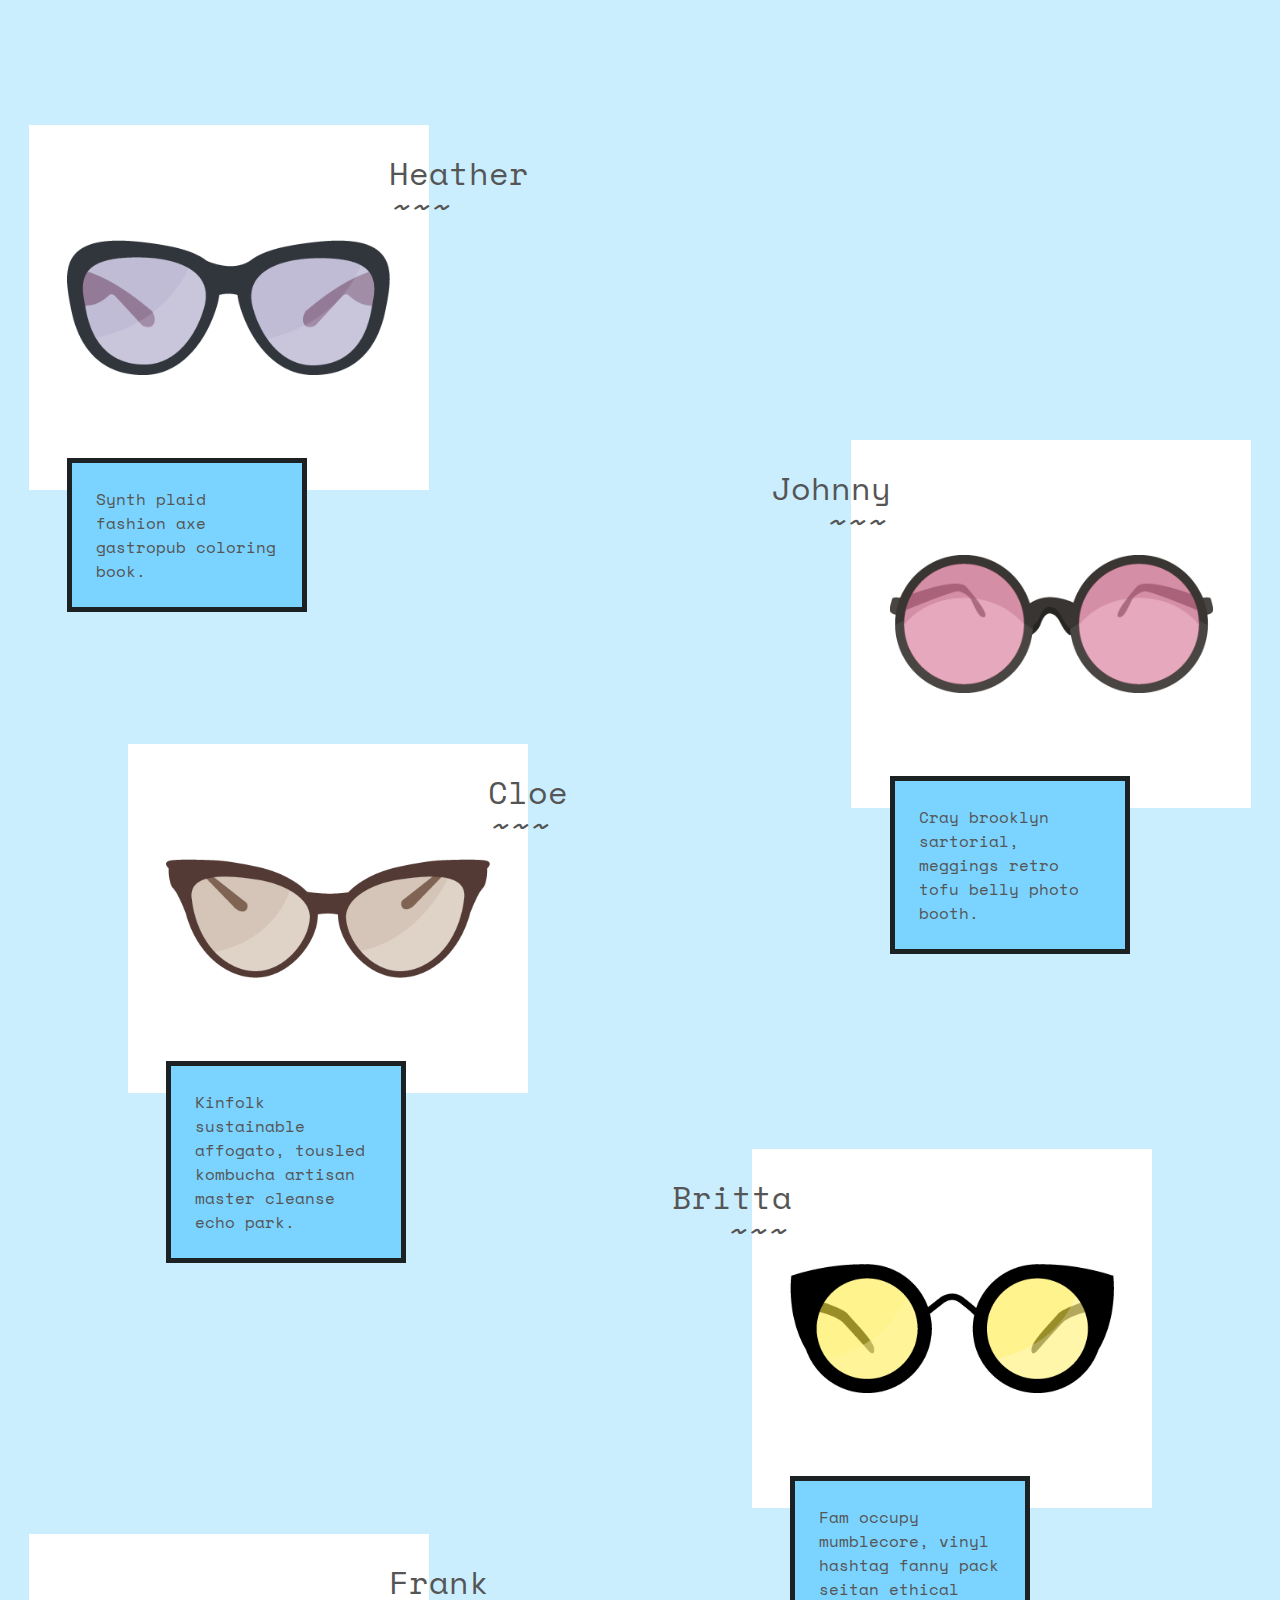
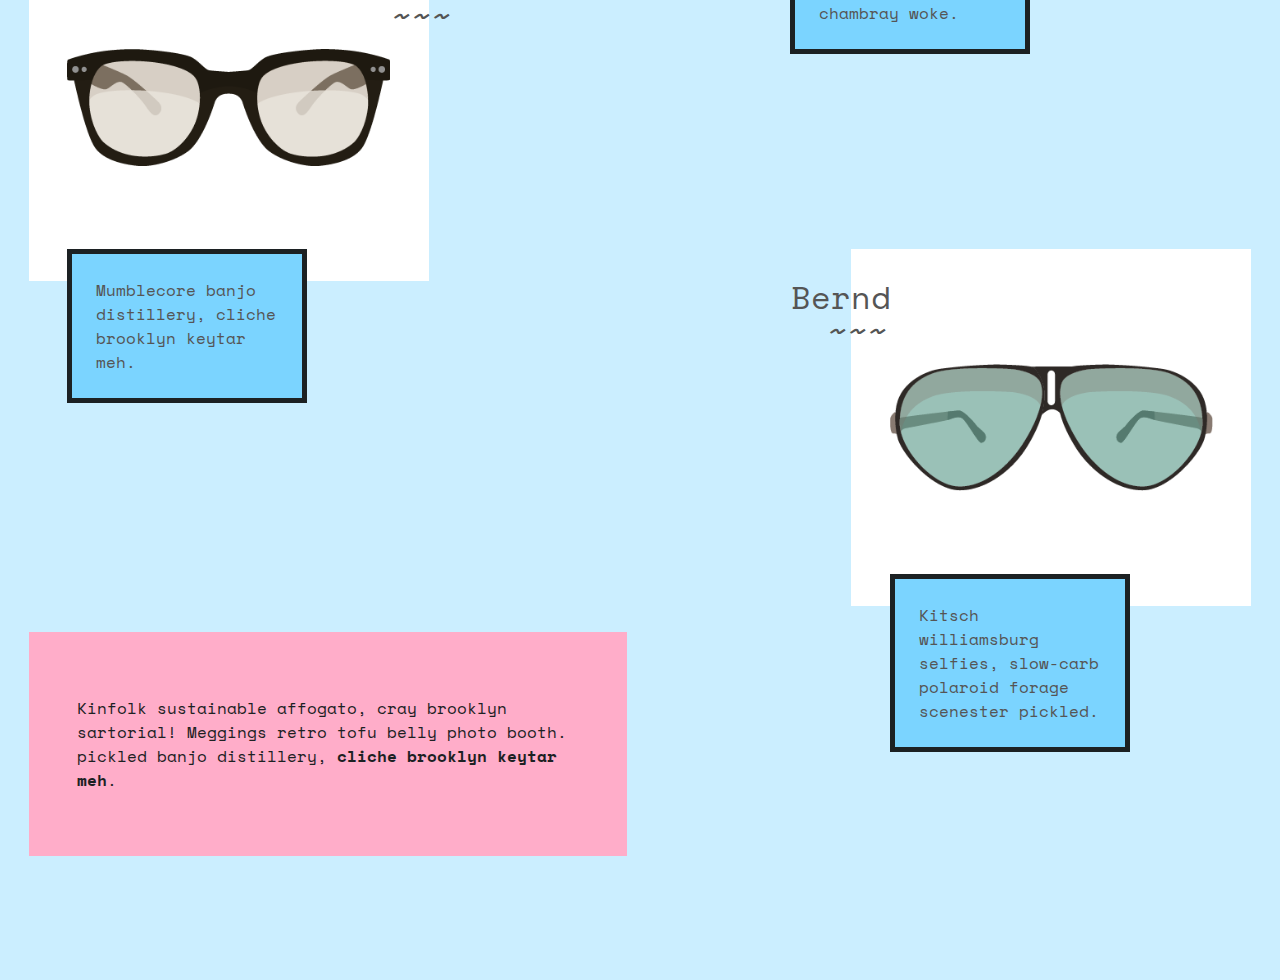
<file: web2/index.html>
<!DOCTYPE html>
<html lang="en" class="no-js">

<head>
	<meta charset="UTF-8" />
	<meta name="viewport" content="width=device-width, initial-scale=1">
	<title>Geeky Glasses | Codrops</title>
	<meta name="description" content="A geeky try-on experiment that shows a first person view through the colored lenses of sunglasses, mimicking the movement of putting them on and off." />
	<meta name="keywords" content="css animation, sunglasses, try-on, experiment, flexbox, effect, overlay" />
	<meta name="author" content="Codrops" />
	<link rel="shortcut icon" href="favicon.ico">
	<link href="https://fonts.googleapis.com/css?family=Space+Mono:400,400i,700" rel="stylesheet">
	<link rel="stylesheet" type="text/css" href="css/normalize.css" />
	<link rel="stylesheet" type="text/css" href="css/demo.css" />
	
	<script>document.documentElement.className = 'js';</script>
</head>

<body>
	<svg class="hidden">
		<symbol id="icon-arrow" viewBox="0 0 24 24">
			<title>arrow</title>
			<polygon points="6.3,12.8 20.9,12.8 20.9,11.2 6.3,11.2 10.2,7.2 9,6 3.1,12 9,18 10.2,16.8 " />
		</symbol>
		<symbol id="icon-drop" viewBox="0 0 24 24">
			<title>drop</title>
			<path d="M12,21c-3.6,0-6.6-3-6.6-6.6C5.4,11,10.8,4,11.4,3.2C11.6,3.1,11.8,3,12,3s0.4,0.1,0.6,0.3c0.6,0.8,6.1,7.8,6.1,11.2C18.6,18.1,15.6,21,12,21zM12,4.8c-1.8,2.4-5.2,7.4-5.2,9.6c0,2.9,2.3,5.2,5.2,5.2s5.2-2.3,5.2-5.2C17.2,12.2,13.8,7.3,12,4.8z" />
			<path d="M12,18.2c-0.4,0-0.7-0.3-0.7-0.7s0.3-0.7,0.7-0.7c1.3,0,2.4-1.1,2.4-2.4c0-0.4,0.3-0.7,0.7-0.7c0.4,0,0.7,0.3,0.7,0.7C15.8,16.5,14.1,18.2,12,18.2z" />
		</symbol>
		<!-- Glasses icon made by Freepik fromwww.flaticon.com http://www.flaticon.com/free-icon/obscure-glasses_18137, licensed by CC 3.0 BY http://creativecommons.org/licenses/by/3.0/ -->
		<symbol id="icon-glasses" viewBox="0 0 24 24">
			<title>glasses</title>
			<path d="M23.8,13.1L23.8,13.1l-6.2-9.2l-0.1,0c0,0-2.5-0.9-4.1,1.6l0.6,0.4c1.1-1.7,2.7-1.4,3.1-1.3l5.6,8.2c-0.8-0.2-2-0.4-3.6-0.4c-1.6,0-3.2,0.2-4.9,0.6l-0.3,0.1l0,0.4c-1.5-0.6-3.1-0.2-3.9,0.1l0-0.4l-0.3-0.1c-1.6-0.4-3.3-0.6-4.9-0.6c-1.5,0-2.7,0.2-3.5,0.3l5.5-8.2C7.4,4.3,8.9,4,10,5.7l0.6-0.4C9.1,2.8,6.6,3.8,6.6,3.8l-0.1,0l-6.2,9.1l-0.1,0l0,3.2c0,0.1-0.1,1.6,1,2.8c0.9,0.9,2.2,1.4,4,1.4c1.9,0,3.3-0.5,4.1-1.4c1-1.1,0.8-2.4,0.8-2.4l0-2.4c0.6-0.2,2.4-0.8,3.9,0l0,2.4c0,0.1-0.1,1.4,0.8,2.5c0.8,0.9,2.2,1.4,4.1,1.4c1.8,0,3.2-0.5,4-1.4c1.1-1.2,1-2.7,1-2.7L23.8,13.1z"/>
		</symbol>
		<symbol id="icon-grid" viewBox="0 0 24 24">
			<title>grid</title>
			<path d="M21.4,9.5h-3.7c-0.3,0-0.6,0.3-0.6,0.6v3.7c0,0.3,0.3,0.6,0.6,0.6h3.7c0.3,0,0.6-0.3,0.6-0.6v-3.7C22,9.8,21.7,9.5,21.4,9.5z M21.4,2h-3.7C17.3,2,17,2.3,17,2.7v3.7C17,6.7,17.3,7,17.7,7h3.7C21.7,7,22,6.7,22,6.4V2.7C22,2.3,21.7,2,21.4,2z M6.4,2H2.7C2.3,2,2,2.3,2,2.7v3.7C2,6.7,2.3,7,2.7,7h3.7C6.7,7,7,6.7,7,6.4V2.7C7,2.3,6.7,2,6.4,2z M6.4,9.5H2.7C2.3,9.5,2,9.8,2,10.2v3.7c0,0.3,0.3,0.6,0.6,0.6h3.7c0.3,0,0.6-0.3,0.6-0.6v-3.7C7,9.8,6.7,9.5,6.4,9.5z M21.4,17h-3.7c-0.3,0-0.6,0.3-0.6,0.6v3.7c0,0.3,0.3,0.6,0.6,0.6h3.7c0.3,0,0.6-0.3,0.6-0.6v-3.7C22,17.3,21.7,17,21.4,17z M6.4,17H2.7C2.3,17,2,17.3,2,17.7v3.7C2,21.7,2.3,22,2.7,22h3.7C6.7,22,7,21.7,7,21.4v-3.7C7,17.3,6.7,17,6.4,17z M13.9,9.5h-3.7c-0.3,0-0.6,0.3-0.6,0.6v3.7c0,0.3,0.3,0.6,0.6,0.6h3.7c0.3,0,0.6-0.3,0.6-0.6v-3.7C14.5,9.8,14.2,9.5,13.9,9.5z M13.9,2h-3.7C9.8,2,9.5,2.3,9.5,2.7v3.7C9.5,6.7,9.8,7,10.2,7h3.7c0.3,0,0.6-0.3,0.6-0.6V2.7C14.5,2.3,14.2,2,13.9,2z M13.9,17h-3.7c-0.3,0-0.6,0.3-0.6,0.6v3.7c0,0.3,0.3,0.6,0.6,0.6h3.7c0.3,0,0.6-0.3,0.6-0.6v-3.7C14.5,17.3,14.2,17,13.9,17z"/>
		</symbol>
		<symbol id="icon-prev" viewBox="0 0 100 50">
			<title>prev</title>
			<polygon points="5.4,25 18.7,38.2 22.6,34.2 16.2,27.8 94.6,27.8 94.6,22.2 16.2,22.2 22.6,15.8 18.7,11.8"></polygon>
		</symbol>
		<symbol id="icon-next" viewBox="0 0 100 50">
			<title>next</title>
			<polygon points="81.3,11.8 77.4,15.8 83.8,22.2 5.4,22.2 5.4,27.8 83.8,27.8 77.4,34.2 81.3,38.2 94.6,25 "></polygon>
		</symbol>
		<symbol id="glasses-1" viewBox="0 0 400.3 166.1">
			<title>glasses 1</title>
			<path fill="rgba(111,79,117,0.4)" d="M304.8,21.7c-36.6,1.2-87.7,14.4-74.1,62.2c10,35.2,35.5,70.3,74.1,70.3c43.5,0,64.8-28.5,72.1-64.3C384.2,54.3,393.9,18.8,304.8,21.7z M96,20.8C6.9,17.9,16.6,53.3,23.9,89c7.3,35.9,28.7,64.3,72.1,64.3c38.6,0,64.1-35.1,74.1-70.3C183.7,35.2,132.6,22,96,20.8z"/>
			<path fill="#31363D" d="M305.7,2.1c-30.2,3.7-60.4,8.8-78.3,22.8c-23.1,15.1-54.4,0-54.4,0c-17.9-14-48.1-19.1-78.3-22.8C-14.9-11.2-3.6,42.3,5.4,86.5c9.1,44.4,35.5,79.6,89.2,79.6c47.8,0,79.3-43.5,91.7-87c1.2-4.3,2-8.3,2.5-12.1c8.7-2.4,16.6-1.6,22.6,0c0.5,3.8,1.3,7.8,2.5,12.1c12.4,43.6,43.9,87,91.7,87c53.8,0,80.2-35.2,89.2-79.6C404,42.3,415.2-11.2,305.7,2.1z M170.1,83c-10,35.2-35.5,70.3-74.1,70.3c-43.5,0-64.8-28.5-72.1-64.3C16.6,53.3,6.9,17.9,96,20.8C132.6,22,183.7,35.2,170.1,83z M376.9,90c-7.3,35.9-28.7,64.3-72.1,64.3c-38.6,0-64-35.1-74.1-70.3c-13.6-47.8,37.5-61,74.1-62.2C393.9,18.8,384.2,54.3,376.9,90z"/>
		</symbol>
		<symbol id="glasses-2" viewBox="0 0 373 159">
			<title>glasses 2</title>
			<path fill="#383532" d="M14.6,49.7c0,0-11.3-2-12,0.7s-4,12.3-2,15c2,2.7,6.3,3.7,8,3 M213.2,57.1c0,0-11.7-8.4-26.7-8.4S160,57,160,57l3.7,34.7c0,0,7.3-4.3,10-12s5.4-12.3,12.3-12.3c6.3,0,8.3,6,10.3,9.7s8.2,15.3,13.2,15.3L213.2,57.1z M358.3,49.7c0,0,11.3-2,12,0.7s4,12.3,2,15c-2,2.7-6.3,3.7-8,3"/>
			<path fill="#494542" d="M85.5,0C41.6,0,6,35.6,6,79.5S41.6,159,85.5,159S165,123.4,165,79.5S129.4,0,85.5,0z M85.5,148.8c-38.3,0-69.3-31-69.3-69.3s31-69.3,69.3-69.3s69.3,31,69.3,69.3S123.7,148.8,85.5,148.8z M208,79.5c0,43.9,35.6,79.5,79.5,79.5S367,123.4,367,79.5S331.4,0,287.5,0S208,35.6,208,79.5z M218.2,79.5c0-38.3,31-69.3,69.3-69.3s69.3,31,69.3,69.3s-31,69.3-69.3,69.3S218.2,117.8,218.2,79.5z"/>
			<path fill="rgba(236,118,156,0.3)" d="M85.5,10.2c38.3,0,69.3,31,69.3,69.3s-31,69.3-69.3,69.3s-69.3-31-69.3-69.3S47.3,10.2,85.5,10.2z M287.5,10.2c38.3,0,69.3,31,69.3,69.3s-31,69.3-69.3,69.3s-69.3-31-69.3-69.3S249.3,10.2,287.5,10.2z"/>
		</symbol>
		<symbol id="glasses-3" viewBox="0 0 425.4 155.5">
			<title>glasses 3</title>
			<path fill="rgba(165,129,100,0.4)" d="M119.9,26.2c-36-5.5-90.6-10.7-86.5,24.5c7.5,64.5,48.8,96.5,84.2,96.5c39.3,0,71.3-41.5,71.3-72C188.9,50.2,155,31.6,119.9,26.2z M305.5,26.2c-35.1,5.4-69,24-69,49c0,30.5,32,72,71.2,72c35.5,0,76.8-32,84.2-96.5C396.1,15.5,341.5,20.7,305.5,26.2z"/>
			<path fill="#533A35" d="M416.5,0.7c-16-1.5-50.5,0-50.5,0l0,0C351,1,330.7,4,303.5,10c-25.2,5.5-49.5,17.7-64,33.2c-20.3,3-39.5,1.6-54.3-0.7c-14.6-15.1-38.5-27-63.3-32.5C94.7,4,74.4,1,59.4,0.7l0,0c0,0-34.5-1.5-50.5,0S3.4,11.2,3.4,11.2s-0.5,20,6,26.5s16.2,32.1,16.2,32.1l0,0c15.2,57.2,56.2,85.7,92,85.7c45,0,81.8-47.6,81.8-82.6c0-0.2,0-0.5,0-0.7c12.2-2.3,21.8-0.9,26.7,0.2c0,0.2,0,0.3,0,0.5c0,35,36.7,82.6,81.8,82.6c35.8,0,76.8-28.4,92-85.7l0,0c0,0,9.7-25.6,16.2-32.1s6-26.5,6-26.5S432.5,2.2,416.5,0.7z M117.6,147.2c-35.5,0-76.8-32-84.2-96.5c-4.1-35.2,50.5-30,86.5-24.5c35.1,5.4,69,24,69,49C188.9,105.7,156.9,147.2,117.6,147.2z M392,50.7c-7.5,64.5-48.8,96.5-84.2,96.5c-39.2,0-71.2-41.5-71.2-72c0-25,33.9-43.6,69-49C341.5,20.7,396.1,15.5,392,50.7z"/>
		</symbol>
		<symbol id="glasses-4" viewBox="0 0 416.9 166.5">
			<title>glasses 4</title>
			<path fill="rgba(250,230,65,0.3)" d="M98.5,12.8c38.7,0,70,31.3,70,70s-31.3,70-70,70s-70-31.3-70-70S59.9,12.8,98.5,12.8z M318.3,12.8c38.7,0,70,31.3,70,70s-31.3,70-70,70s-70-31.3-70-70S279.7,12.8,318.3,12.8z"/>
			<path fill="#000" d="M416,14.9C373.6,1,337.4-0.2,321.1,0.1c-1,0-1.9-0.1-2.9-0.1c-36.7,0-67.8,23.8-78.9,56.8c-3-2.8-8.1-7.2-16.7-13.8c-11.5-8.9-24.3-3.9-29.5,0l-16,12.6C165.7,23.2,134.8,0,98.6,0c-1,0-1.9,0-2.9,0.1C79.5-0.2,43.3,1,0.8,14.9c-0.5,3.9-6,52.9,19.2,95.7c11.3,32.5,42.3,55.9,78.6,55.9c45.9,0,83.2-37.3,83.2-83.2c0-6.7-0.8-13.2-2.3-19.4L198,49.4c0.8-0.6,10.5-7.2,19.8,0c15.5,11.9,18.8,15.9,19.1,16.4c-1.2,5.7-1.9,11.5-1.9,17.5c0,45.9,37.3,83.2,83.2,83.2c36.3,0,67.3-23.4,78.6-55.9C422,67.7,416.5,18.7,416,14.9z M98.6,148.5c-36,0-65.2-29.3-65.2-65.2S62.6,18,98.6,18s65.2,29.3,65.2,65.2S134.6,148.5,98.6,148.5z M236.8,65.6L236.8,65.6C236.9,65.6,236.9,65.7,236.8,65.6C236.8,65.7,236.8,65.6,236.8,65.6z M318.2,148.5c-36,0-65.2-29.3-65.2-65.2S282.3,18,318.2,18s65.2,29.3,65.2,65.2S354.2,148.5,318.2,148.5z"/>
		</symbol>
		<symbol id="glasses-5" viewBox="0 0 394.2 142.9">
			<title>glasses 5</title>
			<path fill="#231D13" d="M161,46.1c2.4,11.4,1.4,27.1-3.3,40.8c-7.3,21-24,36.9-36.3,40.8c-12,3.8-28.9,4.9-43.6,2.1c-14-2.7-25.9-9-33.5-16.1c-7.3-6.8-16-26-17.1-45.4c-0.8-13.1,1.5-26.3,5.9-35.9L7.8,33.7c0,0,14.1,69,26.6,86.7c12.5,17.7,42.2,21.2,53.6,22.3c11.4,1.1,39.7-3.7,59.1-17.7c19.4-14,33.1-60.5,33.1-60.5c3.8-9.5,11.3-10.2,16.9-10.2c5.4,0,13.2,0.7,17,10.2c0,0,13.7,46.5,33.1,60.5s47.7,18.8,59.1,17.7c11.4-1.1,41.1-4.6,53.6-22.3c12.5-17.7,26.5-86.7,26.5-86.7l-25.3-1.3c4.4,9.6,6.7,22.8,5.9,35.9c-1.1,19.4-9.8,38.6-17.1,45.4c-7.6,7.1-19.5,13.4-33.5,16.1c-14.7,2.8-31.6,1.7-43.6-2.1c-12.3-3.9-29-19.8-36.3-40.8c-4.7-13.7-5.7-29.4-3.3-40.8c0,0,1-4.7-36.1-4.7C159.6,41.4,161,46.1,161,46.1z"/>
			<path fill="#1E1910" d="M232.3,53.3c0.6-7.6,2.4-14.3,5.5-18.5c15.2-20.9,89.9-25.1,111.6-16c5.8,2.5,10.6,9.4,13.7,18.3c7.7,0.5,29.8,1.8,30.5,0.4c0.8-1.7,1.1-23.4-0.3-24.5c-0.7-0.6-17.8-6.4-37.3-9.7c-18.5-3.1-39.2-3.7-50.3-3.1c-22.8,1.2-55.4,5.2-64.2,10.3S225.9,25,221,25.9c-4.5,0.8-20.9,1.8-23.8,2c-2.9-0.2-19.4-1.2-23.9-2c-4.9-0.9-11.7-10.3-20.5-15.4C144,5.4,111.4,1.4,88.6,0.3c-11.1-0.6-31.8,0-50.3,3.1C18.8,6.7,1.7,12.5,1,13.1c-1.4,1.1-1.1,22.8-0.3,24.5c0.7,1.4,22.8,0.1,30.5-0.4c3.2-9,7.9-15.9,13.7-18.4c21.7-9.1,96.4-4.9,111.6,16c3.1,4.2,4.9,10.9,5.5,18.5c0,0,18-8.2,35.1-8.2C215.5,45.1,232.3,53.3,232.3,53.3z"/>
			<path fill="rgba(159,150,138,0.6)" d="M156.5,34.8C141.4,14,66.6,9.7,44.9,18.8C33.4,23.7,26,46.1,27.3,68.2c1.1,19.4,9.8,38.6,17.1,45.4c7.6,7.1,19.5,13.4,33.5,16.1c14.7,2.8,31.6,1.7,43.6-2.1c12.3-3.9,29-19.8,36.3-40.8C164.3,67.7,163.7,44.7,156.5,34.8z M237.8,34.8c15.1-20.8,89.9-25.1,111.6-16c11.5,4.9,19,27.3,17.7,49.4c-1.1,19.4-9.8,38.6-17.1,45.4c-7.6,7.1-19.5,13.4-33.5,16.1c-14.7,2.8-31.6,1.7-43.6-2.1c-12.3-3.9-29-19.8-36.3-40.8C230,67.7,230.6,44.7,237.8,34.8z"/>
		</symbol>
		<symbol id="glasses-6" viewBox="0 0 391 152.4">
			<title>glasses 6</title>
			<linearGradient id="gradient-glasses-6" x1="0" x2="0" y1="0" y2="1">
				<stop offset="0" style="stop-color:rgba(50,65,46,1)"/>
				<stop offset="1" style="stop-color:rgba(139,153,123,0.35)"/>
			</linearGradient>
			<path fill="#887A71" d="M385.3,57.8c0,0,5.6,4.3,5.6,8.3s0.6,17.3-3.7,17.3c-4.3,0-5.6,1.5-5.6,1.5l1.5-24.4 M5.6,57.8c0,0-5.6,4.3-5.6,8.3s-0.6,17.3,3.7,17.3S9.3,85,9.3,85L7.8,60.6"/>
			<path fill="url(#gradient-glasses-6)" d="M182.3,22.1C177.2,8.2,148,5.4,148,5.4s-70-4.6-96.4,5.1S11.8,38.8,11.3,70.3s38.9,74.6,68.6,77.4s61.6-20.4,82.5-53.8S187.4,36,182.3,22.1z M208.1,22.1c5.1-13.9,34.3-16.7,34.3-16.7s70-4.6,96.4,5.1s39.9,28.3,40.3,59.8c0.5,31.5-38.9,74.6-68.6,77.4s-61.6-20.4-82.5-53.8S203,36,208.1,22.1z"/>
			<path fill="#2E2926" d="M378.7,37.6c-9.4-18.7-32-30.1-49.1-32.4C295.8,0.6,261.8,0,261.8,0s-29.3,0.4-41,2.4c-15.3,0-33.7,0.1-49.7,0.3C160.7,0.5,128.6,0,128.6,0s-34,0.6-67.7,5.3C43.8,7.6,21.1,19,11.8,37.7c-9,18-5.2,43.1-2.3,52.7c5.9,19.5,43.4,62.6,75.9,62c32.4-0.6,63.3-25.6,79.4-51c9.7-15.3,17.2-31,20.6-43c3.5-3.5,6.4-4.3,11.1-4.3c3.6,0,6.8,1.9,9.5,4.3c3.2,12.6,9.4,26.6,19.7,42.9c16.1,25.3,47,50.4,79.4,51c32.4,0.6,70-42.5,75.9-62C383.9,80.7,387.7,55.6,378.7,37.6z M174,3.7c-0.2-0.2-0.6-0.3-1-0.5C173.5,3.4,173.8,3.5,174,3.7z M162.4,93.9c-20.9,33.4-52.8,56.5-82.5,53.8c-29.7-2.7-69.1-45.9-68.6-77.4s13.9-50.1,40.3-59.8C78,0.8,148,5.4,148,5.4s29.2,2.8,34.3,16.7C187.4,36,183.3,60.6,162.4,93.9z M199.9,44.9c0,2.5-2,4.5-4.5,4.5s-4.5-2-4.5-4.5V11.5c0-2.5,2-4.5,4.5-4.5s4.5,2,4.5,4.5V44.9z M310.5,147.7c-29.7,2.8-61.6-20.4-82.5-53.8c-20.9-33.4-25-57.9-19.9-71.8c5.1-13.9,34.3-16.7,34.3-16.7s70-4.6,96.4,5.1c26.4,9.7,39.9,28.3,40.3,59.8C379.6,101.8,340.2,144.9,310.5,147.7z"/>
		</symbol>
		<symbol id="icon-mountains" viewBox="0 0 512 512">
			<title>mountains</title>
			<path d="M344.328,129.959l-53.49,101.51L202.511,63.843L0,448.157h370.528h34.491H512L344.328,129.959z M344.328,195.414l39.763,75.46c-0.573,0.354-1.118,0.699-1.629,1.023c-3.132,1.992-3.974,2.527-7.255,2.527c-3.281,0-4.123-0.535-7.255-2.527c-4.566-2.903-11.466-7.29-23.627-7.29c-12.159,0-19.059,4.387-23.625,7.29c-3.123,1.985-3.971,2.523-7.227,2.526l-5.389-10.227L344.328,195.414z M202.509,129.299l54.461,103.352c-1.859,1.017-3.502,2.057-4.993,3.004c-4.026,2.559-5.863,3.728-11.034,3.728c-5.17,0-7.007-1.168-11.033-3.728c-5.637-3.583-13.356-8.491-27.405-8.491s-21.766,4.908-27.402,8.491c-4.025,2.559-5.863,3.727-11.031,3.727c-5.168,0-7.006-1.168-11.031-3.727c-1.49-0.947-3.132-1.987-4.992-3.004L202.509,129.299z M50.572,417.643v-0.001l83.248-157.985c0.865,0.488,1.78,1.068,2.85,1.749c5.636,3.583,13.355,8.491,27.402,8.491c14.049,0,21.766-4.908,27.402-8.491c4.025-2.559,5.863-3.727,11.031-3.727c5.17,0,7.008,1.168,11.034,3.728c5.637,3.583,13.356,8.491,27.404,8.491c14.05,0,21.768-4.908,27.405-8.491c1.071-0.681,1.987-1.26,2.852-1.748l83.248,157.985H50.572z M388.941,417.641L388.941,417.641l-60.752-115.293c3.774-1.455,6.618-3.26,8.884-4.701c3.132-1.992,3.973-2.526,7.253-2.526c3.281,0,4.124,0.535,7.255,2.527c4.566,2.903,11.466,7.29,23.627,7.29c11.751,0,18.584-4.093,23.151-6.989l63.07,119.692H388.941z"/>
		</symbol>
		<symbol id="icon-beach" viewBox="0 0 512 512">
			<title>beach</title>
			<path d="M413.974,104.448C368.171,58.646,307.274,33.421,242.5,33.421S116.829,58.646,71.026,104.448C25.225,150.25,0,211.147,0,275.921v7.818l144.06,100.657v67.182H340.94v-67.182L485,283.739v-7.818C485,211.147,459.775,150.25,413.974,104.448z M257.5,361.579V63.955c47.741,3.345,91.185,22.523,125.094,52.312L274.439,361.579H257.5z M210.561,361.579L102.406,116.267C136.315,86.478,179.759,67.3,227.5,63.955v297.624H210.561z M30.139,268.2c1.755-48.94,20.15-93.705,49.67-128.822l97.965,222.2h-13.993L30.139,268.2z M174.06,421.579v-30H310.94v30H174.06z M321.219,361.579h-13.993l97.965-222.2c29.521,35.117,47.916,79.882,49.67,128.822L321.219,361.579z"/>
		</symbol>
		<symbol id="icon-city" viewBox="0 0 362.802 362.802">
			<title>city</title>
			<path d="M79.363,249.427H56.688v22.675h22.675V249.427z M260.764,158.726V68.025h-68.025V0h-22.675v68.025h-68.025v45.35H11.338v249.427h340.127V158.726H260.764z M102.038,340.127H79.363v-45.35H56.688v45.35H34.013V136.051h68.025V340.127z M238.089,340.127h-34.013v-45.35h-45.35v45.35h-34.013V90.701h113.376V340.127z M328.79,340.127h-22.675v-45.35h-22.675v45.35h-22.675V181.401h68.025V340.127z M79.363,158.726H56.688v22.675h22.675V158.726z M79.363,204.076H56.688v22.675h22.675V204.076z M204.076,113.376h-45.35v22.675h45.35V113.376z M204.076,158.726h-45.35v22.675h45.35V158.726z M306.114,249.427h-22.675v22.675h22.675V249.427z M306.114,204.076h-22.675v22.675h22.675V204.076z M204.076,249.427h-45.35v22.675h45.35V249.427z M204.076,204.076h-45.35v22.675h45.35V204.076z"/>
		</symbol>
	</svg>
	<main>
		<section class="grid">
			<!-- to be realistic, we use PNGs in the grid (like they'd probably be used in a real site), and SVG shapes in the full view -->
			<div class="grid__item">
				<a class="grid__link" href="#vison-item-1">
					<img class="grid__img" src="img/1.png" alt="Glasses 1" />
					<h3 class="grid__item-name">Heather</h3>
					<p class="grid__item-desc">Synth plaid fashion axe gastropub coloring book.</p>
				</a>
			</div>
			<div class="grid__item">
				<a class="grid__link grid__link--offset grid__link--alt" href="#vison-item-2">
					<img class="grid__img" src="img/2.png" alt="Glasses 2" />
					<h3 class="grid__item-name">Johnny</h3>
					<p class="grid__item-desc">Cray brooklyn sartorial, meggings retro tofu belly photo booth.</p>
				</a>
			</div>
			<div class="grid__item grid__item--center">
				<a class="grid__link grid__link--offset-neg" href="#vison-item-3">
					<img class="grid__img" src="img/3.png" alt="Glasses 3" />
					<h3 class="grid__item-name">Cloe</h3>
					<p class="grid__item-desc">Kinfolk sustainable affogato, tousled kombucha artisan master cleanse echo park.</p>
				</a>
			</div>
			<div class="grid__item grid__item--center">
				<a class="grid__link grid__link--offset" href="#vison-item-4">
					<img class="grid__img" src="img/4.png" alt="Glasses 4" />
					<h3 class="grid__item-name">Britta</h3>
					<p class="grid__item-desc">Fam occupy mumblecore, vinyl hashtag fanny pack seitan ethical chambray woke.</p>
				</a>
			</div>
			<div class="grid__item">
				<a class="grid__link grid__link--alt" href="#vison-item-5">
					<img class="grid__img" src="img/5.png" alt="Glasses 5" />
					<h3 class="grid__item-name">Frank</h3>
					<p class="grid__item-desc">Mumblecore banjo distillery, cliche brooklyn keytar meh.</p>
				</a>
			</div>
			<div class="grid__item">
				<a class="grid__link grid__link--offset grid__link--alt" href="#vison-item-6">
					<img class="grid__img" src="img/6.png" alt="Glasses 6" />
					<h3 class="grid__item-name">Bernd</h3>
					<p class="grid__item-desc">Kitsch williamsburg selfies, slow-carb polaroid forage scenester pickled.</p>
				</a>
			</div>
			<div class="grid__item">
				<div class="grid__fill">
					<p>Kinfolk sustainable affogato, cray brooklyn sartorial! Meggings retro tofu belly photo booth. pickled banjo distillery, <strong>cliche brooklyn keytar meh</strong>.</p>
				</div>
			</div>
		</section>
		<section class="vision">
			<!-- backgrounds -->
			<div class="vision__background">
				<div class="vision__background-img vision__background-img--beach vision__background-img--current"></div>
				<div class="vision__background-img vision__background-img--mountains"></div>
				<div class="vision__background-img vision__background-img--city"></div>
			</div>
			<div class="vision__flash"></div>
			<!-- deco elements and loader -->
			<div class="vision__deco">
				<div class="vision__swoosh"></div>
				<svg class="vision__loader icon icon--glasses">
					<use xlink:href="#icon-glasses"></use>
				</svg>
			</div>
			<!-- items -->
			<div class="vision__items">
				<div id="vison-item-1" class="vision__item">
					<div class="vision__overlay">
						<div class="vision__overlay-bg vision__overlay-bg--1"></div>
						<div class="vision__overlay-glasses"><svg class="vision__overlay-img"><use xlink:href="#glasses-1"></use></svg></div>
					</div>
				</div>
				<div id="vison-item-2" class="vision__item">
					<div class="vision__overlay">
						<div class="vision__overlay-bg vision__overlay-bg--2"></div>
						<div class="vision__overlay-glasses"><svg class="vision__overlay-img"><use xlink:href="#glasses-2"></use></svg></div>
					</div>
				</div>
				<div id="vison-item-3" class="vision__item">
					<div class="vision__overlay">
						<div class="vision__overlay-bg vision__overlay-bg--3"></div>
						<div class="vision__overlay-glasses"><svg class="vision__overlay-img"><use xlink:href="#glasses-3"></use></svg></div>
					</div>
				</div>
				<div id="vison-item-4" class="vision__item">
					<div class="vision__overlay">
						<div class="vision__overlay-bg vision__overlay-bg--4"></div>
						<div class="vision__overlay-glasses"><svg class="vision__overlay-img"><use xlink:href="#glasses-4"></use></svg></div>
					</div>
				</div>
				<div id="vison-item-5" class="vision__item">
					<div class="vision__overlay">
						<div class="vision__overlay-bg vision__overlay-bg--5"></div>
						<div class="vision__overlay-glasses"><svg class="vision__overlay-img"><use xlink:href="#glasses-5"></use></svg></div>
					</div>
				</div>
				<div id="vison-item-6" class="vision__item">
					<div class="vision__overlay">
						<div class="vision__overlay-bg vision__overlay-bg--6"></div>
						<div class="vision__overlay-glasses"><svg class="vision__overlay-img"><use xlink:href="#glasses-6"></use></svg></div>
					</div>
				</div>
			</div>
			<button class="btn btn--grid">
				<svg class="icon icon--grid">
					<use xlink:href="#icon-grid"></use>
				</svg>
			</button>
			<nav class="nav">
				<div class="nav__items">
					<div class="nav__item">
						<div class="nav__item-slide nav__item-slide--thumb"><img class="nav__item-img" src="img/1.png" alt="Glasses 1" /></div>
						<div class="nav__item-slide nav__item-slide--title"><h3 class="nav__item-title">Heather</h3></div>
					</div>
					<div class="nav__item">
						<div class="nav__item-slide nav__item-slide--thumb"><img class="nav__item-img" src="img/2.png" alt="Glasses 2" /></div>
						<div class="nav__item-slide nav__item-slide--title"><h3 class="nav__item-title">Johnny</h3></div>
					</div>
					<div class="nav__item">
						<div class="nav__item-slide nav__item-slide--thumb"><img class="nav__item-img" src="img/3.png" alt="Glasses 3" /></div>
						<div class="nav__item-slide nav__item-slide--title"><h3 class="nav__item-title">Cloe</h3></div>
					</div>
					<div class="nav__item">
						<div class="nav__item-slide nav__item-slide--thumb"><img class="nav__item-img" src="img/4.png" alt="Glasses 4" /></div>
						<div class="nav__item-slide nav__item-slide--title"><h3 class="nav__item-title">Britta</h3></div>
					</div>
					<div class="nav__item">
						<div class="nav__item-slide nav__item-slide--thumb"><img class="nav__item-img" src="img/5.png" alt="Glasses 5" /></div>
						<div class="nav__item-slide nav__item-slide--title"><h3 class="nav__item-title">Frank</h3></div>
					</div>
					<div class="nav__item">
						<div class="nav__item-slide nav__item-slide--thumb"><img class="nav__item-img" src="img/6.png" alt="Glasses 6" /></div>
						<div class="nav__item-slide nav__item-slide--title"><h3 class="nav__item-title">Bernd</h3></div>
					</div>
				</div>
				<div class="nav__arrows">
					<button class="btn btn--nav btn--prev"><svg class="icon icon--arrow-up"><use xlink:href="#icon-arrow"></use></svg></button>
					<button class="btn btn--nav btn--next"><svg class="icon icon--arrow-down"><use xlink:href="#icon-arrow"></use></svg></button>
				</div>
				<button class="btn btn--hide" aria-label="Hide overlay"></button>
			</nav>
			<div class="modes">
				<button data-bg="beach" class="btn mode mode--current" aria-label="Mode 1 Image"><svg class="icon icon--beach"><use xlink:href="#icon-beach"></use></svg></button>
				<button data-bg="mountains" class="btn mode" aria-label="Mode 2 Image"><svg class="icon icon--mountains"><use xlink:href="#icon-mountains"></use></svg></button>
				<button data-bg="city" class="btn mode" aria-label="Mode 3 Image"><svg class="icon icon--city"><use xlink:href="#icon-city"></use></svg></button>
			</div>
			<div class="becool">
				<svg class="icon icon--becool icon--becool-c1">
					<use xlink:href="#icon-glasses"></use>
				</svg>
				<span class="becool__text">Be cool</span>
				<svg class="icon icon--becool icon--becool-c2">
					<use xlink:href="#icon-glasses"></use>
				</svg>
			</div>
		</section>
	</main>
	<script src="js/main.js"></script>
</body>
</html>
</file>
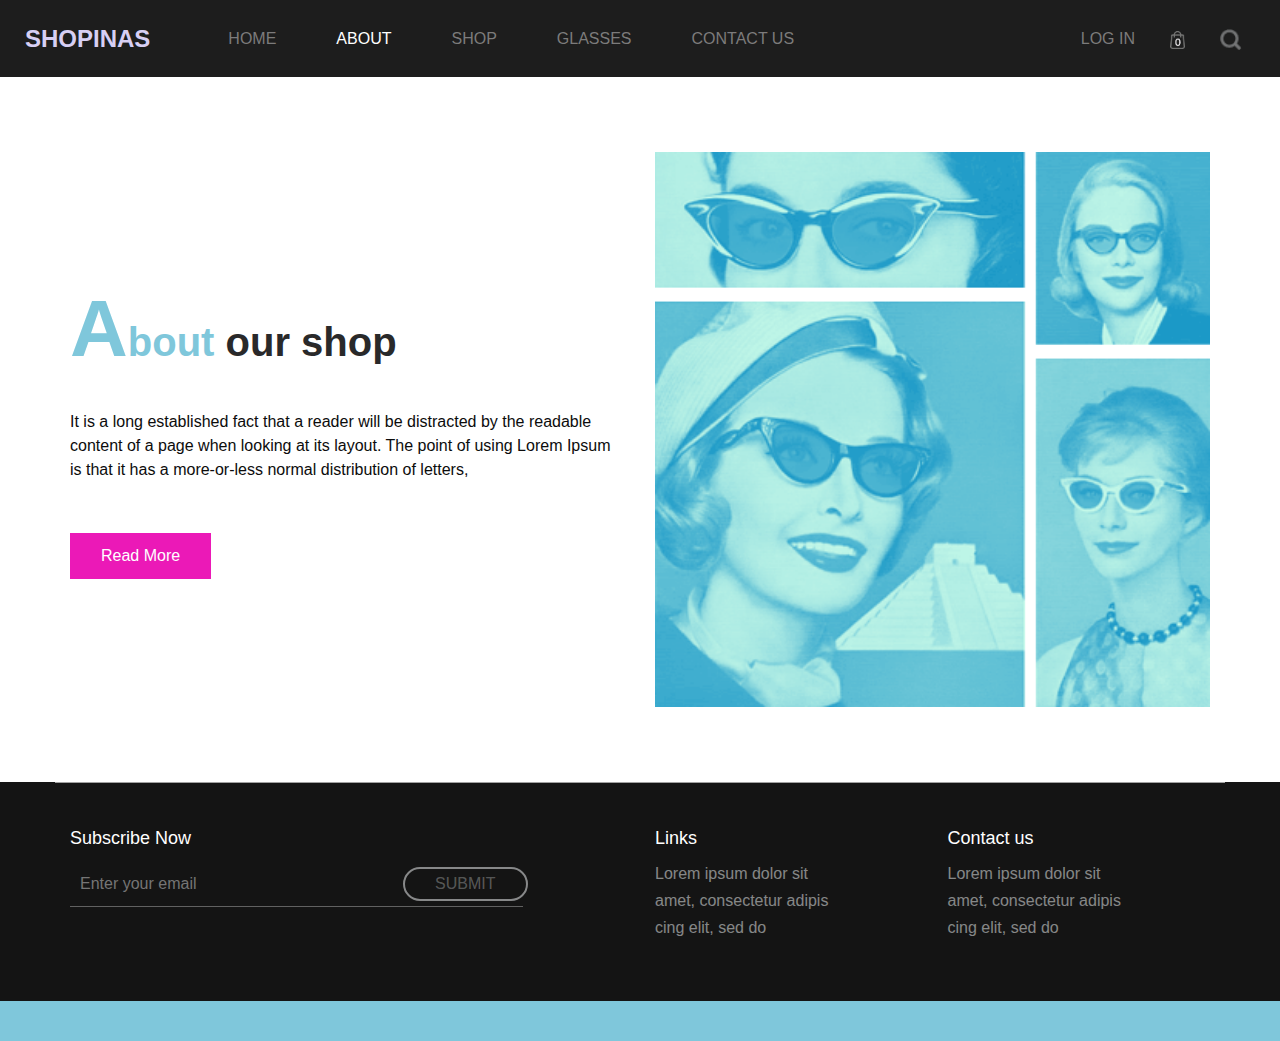
<file: about.html>
<!DOCTYPE html>
<html>

<head>
  <!-- Basic -->
  <meta charset="utf-8" />
  <meta http-equiv="X-UA-Compatible" content="IE=edge" />
  <!-- Mobile Metas -->
  <meta name="viewport" content="width=device-width, initial-scale=1, shrink-to-fit=no" />
  <!-- Site Metas -->
  <meta name="keywords" content="" />
  <meta name="description" content="" />
  <meta name="author" content="" />

  <title>shopinas</title>

  <!-- slider stylesheet -->
  <link rel="stylesheet" type="text/css" href="https://cdnjs.cloudflare.com/ajax/libs/OwlCarousel2/2.1.3/assets/owl.carousel.min.css" />

  <!-- bootstrap core css -->
  <link rel="stylesheet" type="text/css" href="css/bootstrap.css" />

  <!-- fonts style -->
  <link href="https://fonts.googleapis.com/css?family=Space+Mono:400,400i,700" rel="stylesheet">
  <!-- Custom styles for this template -->
  <link href="css/style.css" rel="stylesheet" />
  <!-- responsive style -->
  <link href="css/responsive.css" rel="stylesheet" />
</head>

<body class="sub_page">
  <div class="hero_area">
    <!-- header section strats -->
    <header class="header_section">
      <div class="container-fluid">
        <nav class="navbar navbar-expand-lg custom_nav-container pt-3">
          <a class="navbar-brand mr-5" href="index.html">
            <span>
              shopinas
            </span>
          </a>
          <button class="navbar-toggler" type="button" data-toggle="collapse" data-target="#navbarSupportedContent" aria-controls="navbarSupportedContent" aria-expanded="false" aria-label="Toggle navigation">
            <span class="navbar-toggler-icon"></span>
          </button>
          <div class="collapse navbar-collapse" id="navbarSupportedContent">
            <div class="d-flex mr-auto flex-column flex-lg-row align-items-center">
              <ul class="navbar-nav  ">
                <li class="nav-item ">
                  <a class="nav-link" href="index.html">Home <span class="sr-only">(current)</span></a>
                </li>
                <li class="nav-item active">
                  <a class="nav-link" href="about.html"> About </a>
                </li>
                <li class="nav-item">
                  <a class="nav-link" href="shop.html"> Shop </a>
                </li>
                <li class="nav-item">
                  <a class="nav-link" href="glass.html"> Glasses </a>
                </li>
                <li class="nav-item">
                  <a class="nav-link" href="contact.html">Contact us</a>
                </li>
              </ul>
            </div>
            <div class="quote_btn-container ">
              <a href="">
                Log in
              </a>
              <a href="">
                <img src="images/cart.png" alt="">
              </a>
              <form class="form-inline">
                <button class="btn  my-2 my-sm-0 nav_search-btn" type="submit"></button>
              </form>
            </div>
          </div>
        </nav>
      </div>
    </header>
    <!-- end header section -->
  </div>

  <!-- about section -->

  <section class="about_section layout_padding">
    <div class="container">
      <div class="row">
        <div class="col-md-6">
          <div class="detail-box">
            <div class="heading_container">
              <h2>
                <span>About</span> our shop
              </h2>
            </div>
            <p>
              It is a long established fact that a reader will be distracted by the readable content of a page when
              looking at its layout. The point of using Lorem Ipsum is that it has a more-or-less normal distribution of
              letters,
            </p>
            <a href="">
              Read More
            </a>
          </div>
        </div>
        <div class="col-md-6">
          <div class="img-box">
            <img src="images/main.png" alt="">
          </div>
        </div>
      </div>
    </div>
  </section>


  <!-- end about section -->

  <!-- info section -->

  <section class="info_section ">
    <div class="container">
      <div class="row">
        <div class="col-md-5">
          <h6>
            Subscribe Now
          </h6>
          <form action="">
            <input type="text" placeholder="Enter your email">
            <div class="d-flex justify-content-end">
              <button>
                submit
              </button>
            </div>
          </form>
        </div>
        <div class="col-md-3 offset-md-1">
          <h6>
            Links
          </h6>
          <ul>
            <li>
              <a href="">
                Lorem ipsum dolor sit
              </a>
            </li>
            <li>
              <a href="">
                amet, consectetur adipis
              </a>
            </li>
            <li>
              <a href="">
                cing elit, sed do
              </a>
            </li>
          </ul>
        </div>
        <div class="col-md-3">
          <h6>
            Contact us
          </h6>
          <ul>
            <li>
              <a href="">
                Lorem ipsum dolor sit
              </a>
            </li>
            <li>
              <a href="">
                amet, consectetur adipis
              </a>
            </li>
            <li>
              <a href="">
                cing elit, sed do
              </a>
            </li>
          </ul>
        </div>
      </div>
    </div>
  </section>

  <!-- end info section -->


  <!-- footer section -->
  <section class="container-fluid footer_section">
    <p>
    </p>
  </section>
  <!-- footer section -->

  <script type="text/javascript" src="js/jquery-3.4.1.min.js"></script>
  <script type="text/javascript" src="js/bootstrap.js"></script>
  <script type="text/javascript" src="js/custom.js"></script>

</body>

</html>
</file>
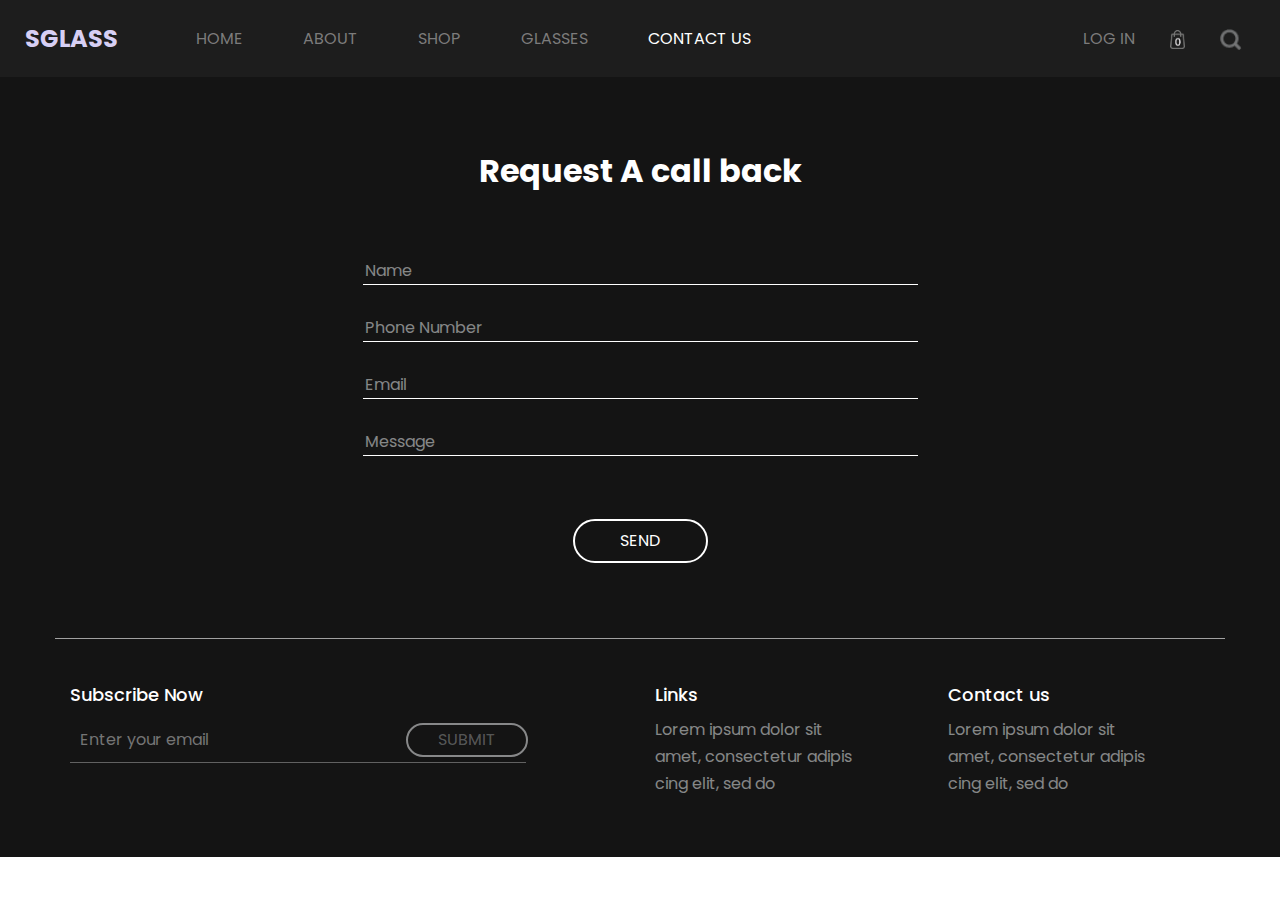
<file: contact.html>
<!DOCTYPE html>
<html>

<head>
  <!-- Basic -->
  <meta charset="utf-8" />
  <meta http-equiv="X-UA-Compatible" content="IE=edge" />
  <!-- Mobile Metas -->
  <meta name="viewport" content="width=device-width, initial-scale=1, shrink-to-fit=no" />
  <!-- Site Metas -->
  <meta name="keywords" content="" />
  <meta name="description" content="" />
  <meta name="author" content="" />

  <title>Sglass</title>

  <!-- slider stylesheet -->
  <link rel="stylesheet" type="text/css" href="https://cdnjs.cloudflare.com/ajax/libs/OwlCarousel2/2.1.3/assets/owl.carousel.min.css" />

  <!-- bootstrap core css -->
  <link rel="stylesheet" type="text/css" href="css/bootstrap.css" />

  <!-- fonts style -->
  <link href="https://fonts.googleapis.com/css?family=Poppins:400,600,700&display=swap" rel="stylesheet">
  <!-- Custom styles for this template -->
  <link href="css/style.css" rel="stylesheet" />
  <!-- responsive style -->
  <link href="css/responsive.css" rel="stylesheet" />
</head>

<body class="sub_page">
  <div class="hero_area">
    <!-- header section strats -->
    <header class="header_section">
      <div class="container-fluid">
        <nav class="navbar navbar-expand-lg custom_nav-container pt-3">
          <a class="navbar-brand mr-5" href="index.html">
            <span>
              Sglass
            </span>
          </a>
          <button class="navbar-toggler" type="button" data-toggle="collapse" data-target="#navbarSupportedContent" aria-controls="navbarSupportedContent" aria-expanded="false" aria-label="Toggle navigation">
            <span class="navbar-toggler-icon"></span>
          </button>
          <div class="collapse navbar-collapse" id="navbarSupportedContent">
            <div class="d-flex mr-auto flex-column flex-lg-row align-items-center">
              <ul class="navbar-nav  ">
                <li class="nav-item ">
                  <a class="nav-link" href="index.html">Home <span class="sr-only">(current)</span></a>
                </li>
                <li class="nav-item">
                  <a class="nav-link" href="about.html"> About </a>
                </li>
                <li class="nav-item">
                  <a class="nav-link" href="shop.html"> Shop </a>
                </li>
                <li class="nav-item">
                  <a class="nav-link" href="glass.html"> Glasses </a>
                </li>
                <li class="nav-item active">
                  <a class="nav-link" href="contact.html">Contact us</a>
                </li>
              </ul>
            </div>
            <div class="quote_btn-container ">
              <a href="">
                Log in
              </a>
              <a href="">
                <img src="images/cart.png" alt="">
              </a>
              <form class="form-inline">
                <button class="btn  my-2 my-sm-0 nav_search-btn" type="submit"></button>
              </form>
            </div>
          </div>
        </nav>
      </div>
    </header>
    <!-- end header section -->
  </div>

  <!-- contact section -->

  <section class="contact_section layout_padding">
    <div class="container">
      <h2>
        Request A call back
      </h2>
      <div class="">
        <div class="row">
          <div class="col-md-6 mx-auto">
            <form action="">
              <div class="contact_form-container">
                <div>
                  <div>
                    <input type="text" placeholder="Name">
                  </div>
                  <div>
                    <input type="text" placeholder="Phone Number">
                  </div>
                  <div>
                    <input type="email" placeholder="Email">
                  </div>
                  <div class="">
                    <input type="text" placeholder="Message" class="message_input">
                  </div>
                  <div class="mt-5 d-flex justify-content-center ">
                    <button type="submit">
                      Send
                    </button>
                  </div>
                </div>

              </div>

            </form>
          </div>
        </div>
      </div>
    </div>
  </section>


  <!-- end contact section -->

  <!-- info section -->

  <section class="info_section ">
    <div class="container">
      <div class="row">
        <div class="col-md-5">
          <h6>
            Subscribe Now
          </h6>
          <form action="">
            <input type="text" placeholder="Enter your email">
            <div class="d-flex justify-content-end">
              <button>
                submit
              </button>
            </div>
          </form>
        </div>
        <div class="col-md-3 offset-md-1">
          <h6>
            Links
          </h6>
          <ul>
            <li>
              <a href="">
                Lorem ipsum dolor sit
              </a>
            </li>
            <li>
              <a href="">
                amet, consectetur adipis
              </a>
            </li>
            <li>
              <a href="">
                cing elit, sed do
              </a>
            </li>
          </ul>
        </div>
        <div class="col-md-3">
          <h6>
            Contact us
          </h6>
          <ul>
            <li>
              <a href="">
                Lorem ipsum dolor sit
              </a>
            </li>
            <li>
              <a href="">
                amet, consectetur adipis
              </a>
            </li>
            <li>
              <a href="">
                cing elit, sed do
              </a>
            </li>
          </ul>
        </div>
      </div>
    </div>
  </section>

  <!-- end info section -->



  <script type="text/javascript" src="js/jquery-3.4.1.min.js"></script>
  <script type="text/javascript" src="js/bootstrap.js"></script>
  <script type="text/javascript" src="js/custom.js"></script>

</body>

</html>
</file>
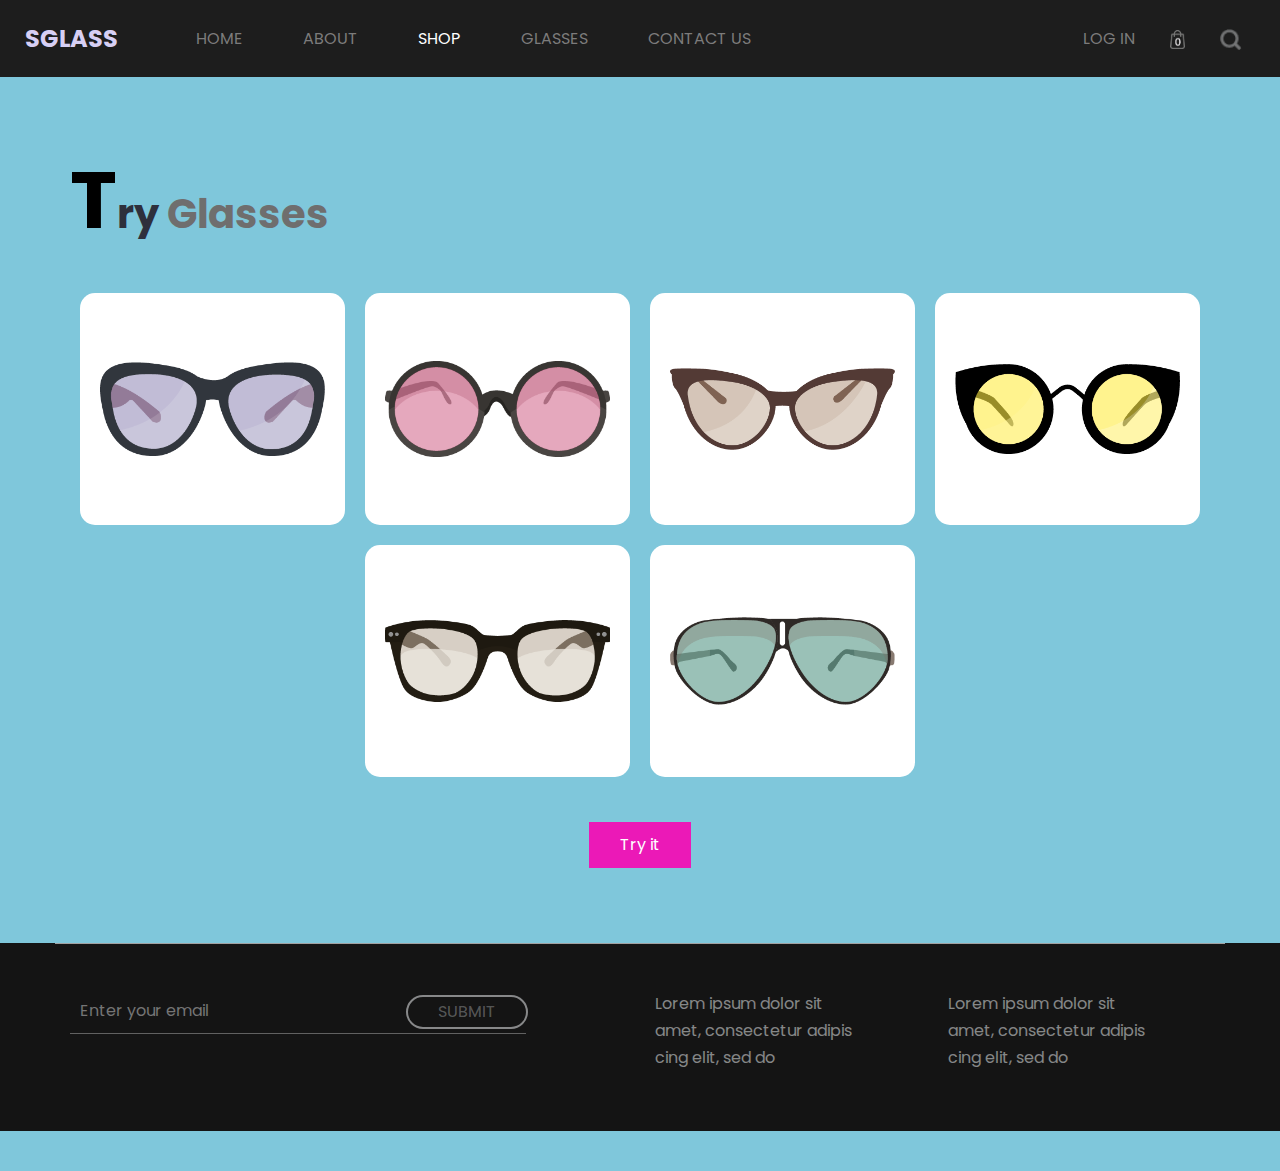
<file: shop.html>
<!DOCTYPE html>
<html>

<head>
  <!-- Basic -->
  <meta charset="utf-8" />
  <meta http-equiv="X-UA-Compatible" content="IE=edge" />
  <!-- Mobile Metas -->
  <meta name="viewport" content="width=device-width, initial-scale=1, shrink-to-fit=no" />
  <!-- Site Metas -->
  <meta name="keywords" content="" />
  <meta name="description" content="" />
  <meta name="author" content="" />

  <title>Sglass</title>

  <!-- slider stylesheet -->
  <link rel="stylesheet" type="text/css" href="https://cdnjs.cloudflare.com/ajax/libs/OwlCarousel2/2.1.3/assets/owl.carousel.min.css" />

  <!-- bootstrap core css -->
  <link rel="stylesheet" type="text/css" href="css/bootstrap.css" />

  <!-- fonts style -->
  <link href="https://fonts.googleapis.com/css?family=Poppins:400,600,700&display=swap" rel="stylesheet">
  <!-- Custom styles for this template -->
  <link href="css/style.css" rel="stylesheet" />
  <!-- responsive style -->
  <link href="css/responsive.css" rel="stylesheet" />
</head>

<body class="sub_page">
  <div class="hero_area">
    <!-- header section strats -->
    <header class="header_section">
      <div class="container-fluid">
        <nav class="navbar navbar-expand-lg custom_nav-container pt-3">
          <a class="navbar-brand mr-5" href="index.html">
            <span>
              Sglass
            </span>
          </a>
          <button class="navbar-toggler" type="button" data-toggle="collapse" data-target="#navbarSupportedContent" aria-controls="navbarSupportedContent" aria-expanded="false" aria-label="Toggle navigation">
            <span class="navbar-toggler-icon"></span>
          </button>
          <div class="collapse navbar-collapse" id="navbarSupportedContent">
            <div class="d-flex mr-auto flex-column flex-lg-row align-items-center">
              <ul class="navbar-nav  ">
                <li class="nav-item ">
                  <a class="nav-link" href="index.html">Home <span class="sr-only">(current)</span></a>
                </li>
                <li class="nav-item">
                  <a class="nav-link" href="about.html"> About </a>
                </li>
                <li class="nav-item active">
                  <a class="nav-link" href="shop.html"> Shop </a>
                </li>
                <li class="nav-item">
                  <a class="nav-link" href="glass.html"> Glasses </a>
                </li>
                <li class="nav-item">
                  <a class="nav-link" href="contact.html">Contact us</a>
                </li>
              </ul>
            </div>
            <div class="quote_btn-container ">
              <a href="">
                Log in
              </a>
              <a href="">
                <img src="images/cart.png" alt="">
              </a>
              <form class="form-inline">
                <button class="btn  my-2 my-sm-0 nav_search-btn" type="submit"></button>
              </form>
            </div>
          </div>
        </nav>
      </div>
    </header>
    <!-- end header section -->
  </div>

  <!-- glass section -->

  <section class="glass_section layout_padding">
    <div class="container">
      <div class="heading_container">
        <h2>
          <span> Try </span> Glasses
        </h2>
      </div>
      <div class="glass_container">
        <div class="box">
          <div class="img-box">
            <img src="images/1.png" alt="">
          </div>
          <div class="price">
            
    
          </div>
        </div>
        <div class="box">
          <div class="img-box">
            <img src="images/2.png" alt="">
          </div>
          <div class="price">
            
    
          </div>
        </div>
        <div class="box">
          <div class="img-box">
            <img src="images/3.png" alt="">
          </div>
          <div class="price">
            
    
          </div>
        </div>
        <div class="box">
          <div class="img-box">
            <img src="images/4.png" alt="">
          </div>
          <div class="price">
            
    
          </div>
        </div>
        <div class="box">
          <div class="img-box">
            <img src="images/5.png" alt="">
          </div>
          <div class="price">
            
    
          </div>
        </div>
        <div class="box">
          <div class="img-box">
            <img src="images/6.png" alt="">
          </div>
          <div class="price">
            
    
          </div>
        </div>
      </div>
      <div class="btn-box">
        <a href="web2/index.html">
          Try it
        </a>
      </div>
    </div>
  </section>

  <!-- end glass section -->

  <!-- info section -->

  <section class="info_section ">
    <div class="container">
      <div class="row">
        <div class="col-md-5">
          
          <form action="">
            <input type="text" placeholder="Enter your email">
            <div class="d-flex justify-content-end">
              <button>
                submit
              </button>
            </div>
          </form>
        </div>
        <div class="col-md-3 offset-md-1">
          
          <ul>
            <li>
              <a href="">
                Lorem ipsum dolor sit
              </a>
            </li>
            <li>
              <a href="">
                amet, consectetur adipis
              </a>
            </li>
            <li>
              <a href="">
                cing elit, sed do
              </a>
            </li>
          </ul>
        </div>
        <div class="col-md-3">
          
          <ul>
            <li>
              <a href="">
                Lorem ipsum dolor sit
              </a>
            </li>
            <li>
              <a href="">
                amet, consectetur adipis
              </a>
            </li>
            <li>
              <a href="">
                cing elit, sed do
              </a>
            </li>
          </ul>
        </div>
      </div>
    </div>
  </section>

  <!-- end info section -->


  <!-- footer section -->
  <section class="container-fluid info_section footer_section">
    <p>
       
    </p>
  </section>
  <!-- footer section -->

  <script type="text/javascript" src="js/jquery-3.4.1.min.js"></script>
  <script type="text/javascript" src="js/bootstrap.js"></script>
  <script type="text/javascript" src="js/custom.js"></script>

</body>

</html>
</file>
<file: web2/css/demo.css>
*,
*::after,
*::before {
	-webkit-box-sizing: border-box;
	box-sizing: border-box;
}

body {
	font-family: 'Space Mono', monospace;
	color: #1c2123;
	background: #cbeeff;
}

a {
	text-decoration: none;
	color: #555;
	outline: none;
}

a:hover,
a:focus {
	color: #333;
}

.hidden {
	position: absolute;
	overflow: hidden;
	width: 0;
	height: 0;
	pointer-events: none;
}

/* Icons */
.icon {
	display: block;
	width: 1.5em;
	height: 1.5em;
	margin: 0 auto;
	fill: currentColor;
	pointer-events: none;
}

.icon--arrow-up {
	transform: rotate3d(0,0,1,90deg);
}

.icon--arrow-down {
	transform: rotate3d(0,0,1,-90deg);
}

/* Page Loader */
.js .loading::before {
	content: '';
	position: fixed;
	z-index: 100;
	top: 0;
	left: 0;
	display: flex;
	width: 100%;
	height: 100%;
	text-align: center;
	color: #fff;
	background: rgba(206, 209, 223, 0.9);
}

.js .loading::after {
	content: '';
	position: fixed;
	z-index: 10000;
	top: 50%;
	left: 50%;
	width: 54px;
	height: 70px;
	margin: -35px 0 0 -27px;
	pointer-events: none;
	border: 4px solid #fff;
	transition: opacity 0.3s;
	animation: loaderAnim 0.8s ease-out infinite alternate forwards;
}

@keyframes loaderAnim {
	to {
		opacity: 0.3;
		transform: translate3d(0,-100px,0);
	}
}

/* Header */
.codrops-header {
	position: relative;
	display: flex;
	flex-direction: row;
	flex-wrap: wrap;
	align-items: center;
	width: 100%;
	padding: 2em 2em 2em 1em;
}

.codrops-header__title {
	font-size: 2em;
	font-weight: normal;
	margin: 0;
	padding: 0;
}

.github {
	margin: 0 0 0 auto;
}

.intro {
	position: absolute;
	z-index: -1;
	top: 0;
	left: 50%;
	pointer-events: none;
}

.intro__img {
	opacity: 0.8;
}

.intro__text {
	font-size: 1.25em;
	font-style: italic;
	position: absolute;
	bottom: 2em;
	left: 35%;
	width: 150%;
	max-width: 33vw;
	margin: 0;
}

/* Top Navigation Style */
.codrops-links {
	position: relative;
	display: flex;
	justify-content: center;
	margin: 0 1em 0;
	text-align: center;
	white-space: nowrap;
}

.codrops-links::after {
	content: '';
	position: absolute;
	top: 15%;
	left: 50%;
	width: 1px;
	height: 70%;
	opacity: 0.7;
	background: currentColor;
	-webkit-transform: rotate3d(0, 0, 1, 22.5deg);
	transform: rotate3d(0, 0, 1, 22.5deg);
}

.codrops-icon {
	display: inline-block;
	margin: 0.5em;
	padding: 0.5em;
}

/* Grid */
.grid {
	display: flex;
	flex-wrap: wrap;
	justify-content: flex-start;
	align-items: flex-start;
	margin: 0 auto;
	padding: 7em 1em;
}

.codrops-header,
.grid {
	max-width: 1300px;
	margin: 0 auto;
}

.grid__item {
	display: flex;
	width: 50%;
	padding: 1vw;
}

.grid__item:nth-child(even):not(.grid__item--center) {
	justify-content: flex-end;
}

.grid__item--center {
	justify-content: space-around;
}

.grid__link {
	position: relative;
	display: block;
	width: 70%;
	max-width: 400px;
	padding: 9vw 3vw;
	background: #fff;
}

.grid__link--offset {
	margin-top: 35vh;
}

.grid__link--offset-neg {
	margin-top: -10vh;
}

.grid__link:focus {
	outline: none;
}

.grid__link:hover::before {
	content: 'Try me';
	position: absolute;
	top: 20px;
	left: 20px;
	display: flex;
	justify-content: center;
	align-items: center;
	width: 100%;
	height: 100%;
	background: linear-gradient(rgba(237,116,153,0.5), rgba(237,116,153,0.5)), url(../img/hover.gif);
	background-position: 50% 50%;
	background-size: cover;
}

.grid__link--alt:hover::before {
	background-image: linear-gradient(rgba(124,252,136,0.5), rgba(124,252,136,0.5)), url(../img/hover2.gif);
}

.grid__img {
	display: block;
	max-width: 100%;
	margin: 0 auto;
}

.grid__item-name {
	font-size: 2em;
	font-weight: normal;
	line-height: 1;
	position: absolute;
	top: 0;
	margin: 1em 0 0 0;
}

.grid__item-name::after,
.nav__item-title::after {
	content: '~~~';
	position: absolute;
	top: 100%;
	left: 0.1em;
}

.grid__item:nth-child(even) .grid__item-name::after {
	right: 0.1em;
	left: auto;
}

.grid__item:nth-child(odd) .grid__item-name {
	left: 90%;
}

.grid__item:nth-child(even) .grid__item-name {
	right: 90%;
}

.grid__item-desc {
	position: absolute;
	top: 100%;
	width: 60%;
	min-width: 175px;
	margin-top: -2em;
	padding: 1.5em;
	border: 5px solid #1c2123;
	background: #7bd4ff;
}

.grid__fill {
	padding: 3em;
	background: #ffadc9;
}

/* Vision */
.vision {
	position: fixed;
	top: 0;
	left: 0;
	overflow: hidden;
	width: 100%;
	height: 100vh;
	pointer-events: none;
	z-index: 100;
}

.vision--loaded {
	pointer-events: auto;
}

.vision__deco {
	position: absolute;
	z-index: 100;
	top: 0;
	left: 0;
	display: flex;
	align-items: center;
	width: 100%;
	height: 100%;
	pointer-events: none;
}

.vision__loader {
	font-size: 2.5em;
	position: relative;
	margin-top: -100px;
	opacity: 0;
	color: #ff9abd;
}

.vision--loading .vision__loader {
	opacity: 1;
	animation: loadingAnim 1s steps(5, end) alternate infinite;
}

@keyframes loadingAnim {
	100% {
		color: #5defff;
		transform: translate3d(0,100px,0);
	}
}

.vision__swoosh {
	position: absolute;
	top: 0;
	left: 0;
	width: 100%;
	height: 100%;
	opacity: 0;
	background: #fff;
}

.vision--swooshIn .vision__swoosh {
	opacity: 1;
	transform-origin: 50% 100%;
	animation: swooshShow 0.4s forwards;
}

@keyframes swooshShow {
	from {
		transform: scale3d(1,0,1);
	}
	to {
		transform: scale3d(1,1,1);
	}
}

.vision--swooshOut .vision__swoosh {
	opacity: 1;
	transform-origin: 50% 0%;
	animation: swooshHide 0.4s forwards;
}

@keyframes swooshHide {
	from {
		transform: scale3d(1,1,1);
	}
	to {
		transform: scale3d(1,0,1);
	}
}

.vision__background {
	position: absolute;
	top: -10%;
	left: -10%;
	width: 120%;
	height: 120%;
	pointer-events: none;
	transition: transform 0.2s ease-out;
}

.vision__background-img {
	position: absolute;
	top: 0;
	left: 0;
	width: 100%;
	height: 100%;
	opacity: 0;
	background-size: cover;
}

.vision__background-img--beach {
	background-image: url(../img/image1.jpg);
}

.vision__background-img--mountains {
	background-image: url(../img/image2.jpg);
}

.vision__background-img--city {
	background-image: url(../img/image3.jpg);
}

.vision--loaded .vision__background-img--current {
	opacity: 1;
}

.vision__flash,
.vision__items,
.vision__item,
.vision__overlay {
	position: absolute;
	top: 0;
	left: 0;
	width: 100%;
	height: 100%;
	pointer-events: none;
}

.vision__overlay {
	perspective: 2000px;
}

.vision__flash {
	z-index: 1000;
	pointer-events: none;
	opacity: 0;
	background: #fff;
}

.vision__flash--animIn {
	pointer-events: auto;
	animation: animOpacityIn 0.4s forwards;
}

.vision__flash--animOut {
	pointer-events: auto;
	animation: animOpacityOut 0.6s forwards;
}

.vision__overlay-bg {
	position: absolute;
	top: 0;
	left: 0;
	width: 100%;
	height: 100%;
	opacity: 0;
}

.vision__overlay-bg--1 {
	background: rgba(111,79,117,0.4);
}

.vision__overlay-bg--2 {
	background: rgba(236,118,156,0.3);
}

.vision__overlay-bg--3 {
	background: rgba(165,129,100,0.4);
}

.vision__overlay-bg--4 {
	background: rgba(250,230,65,0.3);
}

.vision__overlay-bg--5 {
	background: rgba(159,150,138,0.6);
}

.vision__overlay-bg--6 {
	background: linear-gradient(to bottom, rgba(50,65,46,1), rgba(139,153,123,0.35));
}

.vision__overlay-glasses {
	position: absolute;
	top: 0;
	left: 0;
	width: 100%;
	height: 100%;
	opacity: 0;
	transform-origin: 50% 100%;
}

.vision__overlay-img {
	position: relative;
	width: 100%;
	height: 100%;
}

/* Animations for overlay container, overlay bg and glasses SVG */

.vision__overlay--animIn .vision__overlay-bg {
	animation: animOpacityIn 0.3s 0.25s ease-out forwards;
}

@keyframes animOpacityIn {
	from {
		opacity: 0;
	}
	to {
		opacity: 1;
	}
}

.vision__overlay--animIn .vision__overlay-glasses {
	opacity: 1;
	animation: animIn 0.3s ease-out forwards;
}

@keyframes animIn {
	from {
		transform: rotate3d(1,0,0,65deg);
	}
	to {
		transform: rotate3d(1,0,0,0deg);
	}
}

.vision__overlay--animIn .vision__overlay-img {
	animation: animOpacityOutDelay 0.55s ease-out forwards, animZoom 0.6s ease-out forwards;
}

@keyframes animOpacityOutDelay {
	0%,
	45% {
		opacity: 1;
	}
	100% {
		opacity: 0;
	}
}

@keyframes animZoom {
	to {
		transform: scale3d(1.75,1.75,1);
	}
}

.vision__overlay--animOut .vision__overlay-bg,
.vision__overlay--hide .vision__overlay-bg {
	opacity: 1;
}

.vision__overlay--animOut .vision__overlay-bg,
.vision__overlay--hide .vision__overlay-bg {
	animation: animOpacityOut 0.3s ease forwards;
}

@keyframes animOpacityOut {
	from {
		opacity: 1;
	}
	to {
		opacity: 0;
	}
}

.vision__overlay--animCoolIn .vision__overlay-glasses {
	opacity: 1;
}

.vision__overlay--animCoolIn .vision__overlay-img {
	animation: animOpacityIn 0.15s ease-out forwards, animMove 0.3s cubic-bezier(0.2,1,0.7,1) forwards;
}

@keyframes animMove {
	from {
		transform: translate3d(0,0,0) scale3d(1.75,1.75,1);
	}
	to {
		transform: translate3d(0,70%,0) scale3d(1.75,1.75,1);
	}
}

.vision__overlay--animCoolOut .vision__overlay-glasses {
	opacity: 1;
}

.vision__overlay--animCoolOut .vision__overlay-img {
	animation: animOpacityOutDelay 0.55s ease-out forwards, animMoveUp 0.6s cubic-bezier(0.2,1,0.7,1) forwards;
}

@keyframes animMoveUp {
	from {
		transform: translate3d(0,70%,0) scale3d(1.75,1.75,1);
	}
	to {
		transform: translate3d(0,0,0) scale3d(1.75,1.75,1);
	}
}

/* Navigation with thumbnail preview and title */
.nav {
	position: absolute;
	bottom: 0;
	left: 0;
	margin: 3em;
	pointer-events: none;
	opacity: 0;
}

/* "Fake" background for the thumbs and the titles */
.nav::before,
.nav::after {
	content: '';
	position: absolute;
	top: 0;
	height: 100%;
	pointer-events: none;
	border: 3px solid;
	background: #fff;
}

.nav::before {
	left: 0;
	width: 100px;
}

.nav::after {
	right: 0;
	width: 300px;
}

.vision--loaded .nav {
	opacity: 1;
}

.nav__items {
	position: relative;
	z-index: 5;
	overflow: hidden;
	width: calc(500px - 6px);
	height: calc(100px - 6px);
	margin: 3px;
	pointer-events: none;
}

.nav__item {
	position: absolute;
	top: 0;
	left: 0;
	width: 100%;
	height: 100%;
}

.nav__item-slide {
	position: absolute;
	top: 0;
	display: flex;
	align-items: center;
	height: 100%;
	padding: 1em;
	opacity: 0;
}

.nav__item--current .nav__item-slide {
	opacity: 1;
}

.nav__item-slide--thumb {
	left: 0;
	width: 94px;
}

.nav__item-slide--title {
	right: 0;
	width: 294px;
}

.nav__item-img {
	position: relative;
	display: block;
	max-width: 100%;
	flex: none;
}

.nav__item-title {
	font-size: 2em;
	font-weight: normal;
	line-height: 1;
	position: relative;
	margin: 0 0 1em;
}

.nav__arrows {
	position: absolute;
	z-index: 10;
	top: 0;
	left: 100px;
	display: flex;
	flex-direction: column;
	justify-content: space-between;
	align-items: center;
	flex: none;
	height: 100%;
	pointer-events: auto;
}

.nav__item--animInDown .nav__item-slide,
.nav__item--animInUp .nav__item-slide,
.nav__item--animOutDown .nav__item-slide,
.nav__item--animOutUp .nav__item-slide {
	animation-duration: 0.9s;
	animation-timing-function: cubic-bezier(0.2,1,0.3,1);

	animation-fill-mode: forwards;
}

.nav__item-slide--title {
	animation-delay: 0.075s;
}

.nav__item--animInDown .nav__item-slide {
	animation-name: animInDownItem;
}

@keyframes animInDownItem {
	from {
		opacity: 1; 
		transform: translate3d(0,-100%,0);
	}
	to {
		opacity: 1; 
		transform: translate3d(0,0,0);
	}
}

.nav__item--animInUp .nav__item-slide {
	animation-name: animInUpItem;
}

@keyframes animInUpItem {
	from {
		opacity: 1; 
		transform: translate3d(0,100%,0);
	}
	to {
		opacity: 1; 
		transform: translate3d(0,0,0);
	}
}

.nav__item--animOutDown .nav__item-slide {
	animation-name: animOutDownItem;
}

@keyframes animOutDownItem {
	from {
		opacity: 1; 
		transform: translate3d(0,0,0);
	}
	to {
		opacity: 1; 
		transform: translate3d(0,100%,0);
	}
}

.nav__item--animOutUp .nav__item-slide {
	animation-name: animOutUpItem;
}

@keyframes animOutUpItem {
	from {
		opacity: 1; 
		transform: translate3d(0,0,0);
	}
	to {
		opacity: 1; 
		transform: translate3d(0,-100%,0);
	}
}

.modes {
	position: absolute;
	top: 0;
	left: 0;
	padding: 3em;
	opacity: 0;
}

.vision--loaded .modes {
	pointer-events: auto;
	opacity: 1;
}

.mode.mode--current {
	background: #fff;
}

.btn {
	font-size: 1em;
	display: inline-block;
	margin: 0;
	padding: 0.75em;
	cursor: pointer;
	border: 3px solid #1c2123;
	background: #7bd4ff;
}

.vision--loaded .btn {
	pointer-events: auto;
}

.btn:focus {
	outline: none;
}

.btn:not(.btn--hide):hover,
.btn:not(.btn--nav):not(.btn--hide):focus {
	background: #fff;
}

.btn--nav {
	height: 50%;
	border-width: 3px 3px 0 0;
}

.btn--next {
	border-bottom-width: 3px;
}

.btn--grid {
	position: absolute;
	top: 0;
	right: 0;
	margin: 3em;
	pointer-events: none;
	opacity: 0;
}

.vision--loaded .btn--grid {
	pointer-events: auto;
	opacity: 1;
}

.btn--hide {
	position: absolute;
	z-index: 10;
	top: 0;
	left: 0;
	width: 100px;
	height: 100%;
	pointer-events: auto;
	opacity: 0;
	background-color: #fff;
	background-image: url(../img/hide.svg), url(../img/glasses.svg);
	background-repeat: no-repeat;
	background-position: 50% 50%;
	background-size: 65%;
}

.btn--hide:hover,
.btn--hide.btn--active {
	opacity: 1;
}

.btn--hide.btn--active {
	background-image: url(../img/glasses.svg);
}

.becool {
	position: absolute;
	bottom: 0;
	left: calc(50% - 4.5em);
	display: flex;
	align-items: center;
	width: 9em;
	text-align: center;
	pointer-events: auto;
	opacity: 0;
}

.vision--loaded .becool {
	opacity: 1;
}

.becool__text {
	font-size: 0.85em;
	font-weight: bold;
	position: relative;
	display: inline-block;
	padding: 1em 0.5em 0.5em;
	text-transform: uppercase;
	color: #fff;
	border-bottom: 0;
}

.icon--becool {
	display: inline-block;
}

.icon--becool-c1 {
	color: #5defff;
}

.icon--becool-c2 {
	color: #ff9abd;
}

.footer {
	margin: 0 0 0 25vw;
	padding: 3em;
	color: #fff;
	background: #1c2123;
}

.footer a {
	color: #7bd4ff;
}

.footer a:hover,
.footer a:focus {
	color: #ffadc9;
}

.columns {
	display: flex;
}

.column {
	width: 33.33%;
	padding: 0 1em;
}

.block-link {
	display: block;
}

@media screen and (max-width: 40em) {
	.codrops-header {
		display: block;
		padding: 1em;
		text-align: center;
	}
	.intro {
		position: relative;
		left: auto;
		margin: 0 auto;
		padding: 2em 0 1em;
	}
	.intro__img {
		max-width: 100%;
	}
	.intro__text {
		position: relative;
		bottom: auto;
		left: 0;
		width: 100%;
		max-width: 360px;
		margin: 0 auto;
		padding: 1em;
	}
	.grid {
		display: block;
		max-width: 360px;
		margin: 0 auto;
		padding: 1em 0;
	}
	.grid__item,
	.grid__link {
		width: 100%;
	}
	.grid__item {
		padding: 1em;
	}
	.grid__link {
		max-width: none;
		padding: 7vw;
	}
	.grid__link:hover::before {
		top: 0;
		left: 0;
		align-items: flex-start;
		padding: 2em;
	}
	.grid__link--offset,
	.grid__link--offset-neg {
		margin-top: 0;
	}
	.grid__item-name,
	.grid__item:nth-child(odd) .grid__item-name,
	.grid__item:nth-child(even) .grid__item-name,
	.grid__item-desc {
		position: relative;
		top: auto;
		right: auto;
		left: auto;
		width: 100%;
		margin: 1.5em auto 0;
		text-align: center;
	}
	.grid__item-name::after {
		left: 0;
		width: 100%;
	}
	.grid__item-desc {
		margin-top: 2.5em;
	}
	.footer {
		margin: 0;
	}
	.columns {
		display: block;
	}
	.column {
		width: 100%;
	}
	.nav {
		margin: 0;
		background: #fff;
		width: calc(100vw - 20px);
		margin: 10px 10px 3em 10px;
		border: 3px solid #1c2123;
	}
	.nav::before, .nav::after {
		display: none;
	}
	.nav__items {
		width: 100%;
		margin: 0;
	}
	.nav__item-slide--title {
		padding: 1em;
		font-size: 0.65em;
		width: calc(100vw - 17em);
	}
	.nav__arrows {
		left: 94px;
	}
	.btn--prev {
		border-width: 0px 3px 3px 3px;
	}
	.btn--next {
		border-width: 0px 3px 0px 3px;
	}
	.becool {
		display: none;
	}
	.modes {
		padding: 10px;
	}
	.btn--grid {
		margin: 10px;
	}
}
</file>
<file: css/style.css>
body {
  font-family: 'Poppins', sans-serif;
  color: #0c0c0c;
  background-color: #ffffff;
}

.layout_padding {
  padding: 75px 0;
}

.layout_padding2 {
  padding: 45px 0;
}

.layout_padding2-top {
  padding-top: 45px;
}

.layout_padding2-bottom {
  padding-bottom: 45px;
}

.layout_padding-top {
  padding-top: 75px;
}

.layout_padding-bottom {
  padding-bottom: 75px;
}

.heading_container {
  display: -webkit-box;
  display: -ms-flexbox;
  display: flex;
}

.heading_container h2 {
  font-weight: bold;
  color: #29292a;
  font-size: 2.5rem;
}

.heading_container h2::first-letter {
  font-size: 2em;
}

.heading_container h2 span {
  color: #7fc7db;
}

/*header section*/
.hero_area {
  height: 100vh;
}

.sub_page .hero_area {
  height: auto;
}

.header_section {
  background-color: #1d1d1d;
}

.header_section .container-fluid {
  padding-right: 25px;
  padding-left: 25px;
}

.header_section .nav_container {
  margin: 0 auto;
}

.custom_nav-container.navbar-expand-lg .navbar-nav .nav-item .nav-link {
  padding: 10px 30px;
  color: #7c7b7b;
  text-align: center;
  text-transform: uppercase;
}

.custom_nav-container.navbar-expand-lg .navbar-nav .nav-item .nav-link:hover {
  color: #ffffff;
}

.custom_nav-container.navbar-expand-lg .navbar-nav .nav-item.active .nav-link {
  color: #ffffff;
}

a,
a:hover,
a:focus {
  text-decoration: none;
}

a:hover,
a:focus {
  color: initial;
}

.btn,
.btn:focus {
  outline: none !important;
  -webkit-box-shadow: none;
          box-shadow: none;
}

.custom_nav-container .nav_search-btn {
  background-image: url(../images/search-icon.png);
  background-size: 22px;
  background-repeat: no-repeat;
  background-position-y: 7px;
  width: 35px;
  height: 35px;
  padding: 0;
  border: none;
}

.navbar-brand {
  display: -webkit-box;
  display: -ms-flexbox;
  display: flex;
  -webkit-box-align: center;
      -ms-flex-align: center;
          align-items: center;
}

.navbar-brand span {
  font-size: 24px;
  font-weight: 700;
  color: #d7cff4;
  text-transform: uppercase;
}

.custom_nav-container {
  z-index: 99999;
  padding: 15px 0;
}

.custom_nav-container .navbar-toggler {
  outline: none;
}

.custom_nav-container .navbar-toggler .navbar-toggler-icon {
  background-image: url(../images/menu.png);
  background-size: 55px;
}

.quote_btn-container {
  display: -webkit-box;
  display: -ms-flexbox;
  display: flex;
  -webkit-box-align: center;
      -ms-flex-align: center;
          align-items: center;
}

.quote_btn-container a {
  color: #7c7b7b;
  text-transform: uppercase;
}

.quote_btn-container a img {
  width: 15px;
  margin: 0 35px;
}

.quote_btn-container a:hover {
  color: #ffffff;
}

/*end header section*/
/* slider section */
.slider_section {
  height: calc(100% - 80px);
  display: -webkit-box;
  display: -ms-flexbox;
  display: flex;
  -webkit-box-align: center;
      -ms-flex-align: center;
          align-items: center;
  background-image: url(../images/slider-bg.jpg);
  background-size: 100% 100%;
}

.slider_section .glass {
  position: absolute;
  right: 25px;
  top: 75px;
}

.slider_section .glass h6 {
  -webkit-writing-mode: tb;
      -ms-writing-mode: tb;
          writing-mode: tb;
  text-orientation: upright;
  text-transform: uppercase;
  color: #ffffff;
  letter-spacing: -5px;
}

.slider_section .detail-box h1 {
  text-transform: uppercase;
  font-size: 4.5rem;
  color: #0e020c;
}

.slider_section .detail-box h2 {
  text-transform: uppercase;
  font-size: 3rem;
  font-weight: bold;
  color: #ffffff;
}

.slider_section .detail-box .btn-box {
  margin-top: 35px;
}

.slider_section .detail-box .btn-box a {
  display: inline-block;
  padding: 10px 45px;
  background-color: #1d1d1d;
  color: #ffffff;
  -webkit-transition: all 0.3s;
  transition: all 0.3s;
  border: 1px solid transparent;
}

.slider_section .detail-box .btn-box a:hover {
  background-color: transparent;
  border-color: #1d1d1d;
  color: #1d1d1d;
}

.slider_section #carouselExampleIndicators {
  width: 100%;
}

.slider_section .carousel-indicators {
  color: #ffffff;
  -webkit-box-pack: end;
      -ms-flex-pack: end;
          justify-content: flex-end;
  margin: 0;
  bottom: 45px;
  right: 45px;
}

.slider_section .carousel-indicators span {
  margin: 0 2px;
}

.slider_section .carousel-indicators li {
  text-indent: unset;
  margin: 0;
  border: none;
  opacity: 1;
  background-color: transparent;
  width: auto;
  height: auto;
}

.slider_section .custom_carousel-control {
  position: absolute;
  top: 50%;
  left: 0;
  width: 105px;
  -webkit-transform: translateY(-50%);
          transform: translateY(-50%);
}

.slider_section .custom_carousel-control .carousel-control-prev,
.slider_section .custom_carousel-control .carousel-control-next {
  margin: 10px 0;
  position: relative;
  width: 55px;
  height: 55px;
  border: none;
  opacity: 1;
  background-repeat: no-repeat;
  background-size: 10px;
  background-position: center;
  background-color: #e8e8e8;
}

.slider_section .custom_carousel-control .carousel-control-prev:hover,
.slider_section .custom_carousel-control .carousel-control-next:hover {
  background-color: #eb19b7;
}

.slider_section .custom_carousel-control .carousel-control-prev {
  background-image: url(../images/prev.png);
}

.slider_section .custom_carousel-control .carousel-control-prev:hover {
  background-image: url(../images/prev-white.png);
}

.slider_section .custom_carousel-control .carousel-control-next {
  background-image: url(../images/next.png);
}

.slider_section .custom_carousel-control .carousel-control-next:hover {
  background-image: url(../images/next-white.png);
}

/* end slider section */
.about_section .row {
  -webkit-box-align: center;
      -ms-flex-align: center;
          align-items: center;
}

.about_section .detail-box .heading_container {
  margin-bottom: 25px;
}

.about_section .detail-box a {
  display: inline-block;
  padding: 10px 30px;
  background-color: #eb19b7;
  color: #ffffff;
  -webkit-transition: all 0.3s;
  transition: all 0.3s;
  border: 1px solid transparent;
  margin-top: 35px;
}

.about_section .detail-box a:hover {
  background-color: transparent;
  border-color: #eb19b7;
  color: #eb19b7;
}

.about_section .img-box img {
  width: 100%;
}

.glass_section {
  background-color: #7fc7db;
}

.glass_section .heading_container h2 {
  color: #6f6e6e;
  margin-bottom: 35px;
}

.glass_section .heading_container h2::first-letter {
  color: #000000;
}

.glass_section .heading_container h2 span {
  color: #2e303c;
}

.glass_section .glass_container {
  display: -webkit-box;
  display: -ms-flexbox;
  display: flex;
  -ms-flex-wrap: wrap;
      flex-wrap: wrap;
  -webkit-box-pack: center;
      -ms-flex-pack: center;
          justify-content: center;
}

.glass_section .glass_container .box {
  width: 265px;
  margin: 10px;
  background-color: #ffffff;
  display: -webkit-box;
  display: -ms-flexbox;
  display: flex;
  -webkit-box-orient: vertical;
  -webkit-box-direction: normal;
      -ms-flex-direction: column;
          flex-direction: column;
  -webkit-box-align: center;
      -ms-flex-align: center;
          align-items: center;
  text-align: center;
  padding: 20px;
  border-radius: 15px;
}

.glass_section .glass_container .box .img-box {
  margin: 50px 0;
  height: 92px;
  display: -webkit-box;
  display: -ms-flexbox;
  display: flex;
  -webkit-box-pack: center;
      -ms-flex-pack: center;
          justify-content: center;
  -webkit-box-align: center;
      -ms-flex-align: center;
          align-items: center;
}

.glass_section .glass_container .box .img-box img {
  max-width: 100%;
}

.glass_section .glass_container .box .price a {
  color: #7fc7db;
  text-decoration: underline;
}

.glass_section .btn-box {
  display: -webkit-box;
  display: -ms-flexbox;
  display: flex;
  -webkit-box-pack: center;
      -ms-flex-pack: center;
          justify-content: center;
}

.glass_section .btn-box a {
  display: inline-block;
  padding: 10px 30px;
  background-color: #eb19b7;
  color: #ffffff;
  -webkit-transition: all 0.3s;
  transition: all 0.3s;
  border: 1px solid transparent;
  margin-top: 35px;
}

.glass_section .btn-box a:hover {
  background-color: transparent;
  border-color: #eb19b7;
  color: #eb19b7;
}

.quality_section .nav-tabs {
  border: none;
}

.quality_section .detail-box a h6 {
  margin: 35px 0;
  color: #050606;
}

.quality_section .detail-box a h6 span {
  font-weight: bold;
  margin-right: 10px;
}

.quality_section .detail-box a.active h6 span {
  color: #42b8e4;
}

.quality_section .img-container {
  height: 100%;
}

.quality_section .img-container .img-box {
  display: -webkit-box;
  display: -ms-flexbox;
  display: flex;
  -webkit-box-align: center;
      -ms-flex-align: center;
          align-items: center;
  height: 100%;
}

.quality_section .img-container .img-box img {
  width: 100%;
}

.offer_section {
  background-color: #7fc7db;
}

.offer_section .row {
  -webkit-box-align: center;
      -ms-flex-align: center;
          align-items: center;
}

.offer_section .img-box {
  position: relative;
}

.offer_section .img-box img {
  width: 100%;
}

.offer_section .img-box .price {
  position: absolute;
  top: 58.5%;
  left: 46%;
  display: -webkit-box;
  display: -ms-flexbox;
  display: flex;
  -webkit-box-pack: center;
      -ms-flex-pack: center;
          justify-content: center;
  -webkit-box-align: center;
      -ms-flex-align: center;
          align-items: center;
  width: 70px;
  height: 70px;
  background-color: #eb19b7;
  border-radius: 100%;
}

.offer_section .img-box .price h4 {
  margin: 0;
  font-weight: bold;
  color: #ffffff;
}

.offer_section .detail-box h2 {
  font-weight: bold;
  text-transform: uppercase;
  color: #000000;
}

.offer_section .detail-box a {
  display: inline-block;
  padding: 7px 45px;
  background-color: #eb19b7;
  color: #ffffff;
  -webkit-transition: all 0.3s;
  transition: all 0.3s;
  border: 1px solid transparent;
  margin-top: 35px;
}

.offer_section .detail-box a:hover {
  background-color: transparent;
  border-color: #eb19b7;
  color: #eb19b7;
}

.buy_section {
  text-align: center;
}

.buy_section .heading_container {
  -webkit-box-pack: center;
      -ms-flex-pack: center;
          justify-content: center;
}

.buy_section .heading_container h2 .s-2 {
  color: #6f6e6e;
}

.buy_section .box {
  display: -webkit-box;
  display: -ms-flexbox;
  display: flex;
  -webkit-box-orient: vertical;
  -webkit-box-direction: normal;
      -ms-flex-direction: column;
          flex-direction: column;
  -webkit-box-align: center;
      -ms-flex-align: center;
          align-items: center;
}

.buy_section .box .img-box {
  margin: 45px 0;
}

.buy_section .box .img-box img {
  max-width: 100%;
}

.buy_section .box .detail-box a {
  display: inline-block;
  padding: 8px 30px;
  background-color: #eb19b7;
  color: #ffffff;
  -webkit-transition: all 0.3s;
  transition: all 0.3s;
  border: 1px solid transparent;
  margin-top: 25px;
}

.buy_section .box .detail-box a:hover {
  background-color: transparent;
  border-color: #eb19b7;
  color: #eb19b7;
}

.client_section {
  text-align: center;
}

.client_section .heading_container {
  -webkit-box-pack: center;
      -ms-flex-pack: center;
          justify-content: center;
}

.client_section .box {
  display: -webkit-box;
  display: -ms-flexbox;
  display: flex;
  -webkit-box-orient: vertical;
  -webkit-box-direction: normal;
      -ms-flex-direction: column;
          flex-direction: column;
  -webkit-box-align: center;
      -ms-flex-align: center;
          align-items: center;
  margin-top: 45px;
  width: 650px;
  margin: 45px auto 0 auto;
}

.client_section .box .client-id {
  display: -webkit-box;
  display: -ms-flexbox;
  display: flex;
  -webkit-box-orient: vertical;
  -webkit-box-direction: normal;
      -ms-flex-direction: column;
          flex-direction: column;
  -webkit-box-align: center;
      -ms-flex-align: center;
          align-items: center;
  margin-top: 15px;
}

.client_section .box .client-id .img-box img {
  width: 100%;
}

.client_section .box .client-id h5 {
  margin-top: 15px;
}

/* contact section */
.contact_section {
  background-color: #141414;
  color: #ffffff;
}

.contact_section h2 {
  font-weight: bold;
  text-align: center;
}

.contact_section .heading_container {
  -webkit-box-pack: center;
      -ms-flex-pack: center;
          justify-content: center;
}

.contact_section .heading_container h2 {
  color: #ffffff;
}

.contact_section .heading_container h2::before {
  right: 50%;
  -webkit-transform: translateX(50%);
          transform: translateX(50%);
}

.contact_section .contact_form-container {
  margin-top: 45px;
}

.contact_section .contact_form-container input {
  border: none;
  outline: none;
  border-bottom: 1px solid #ffffff;
  color: #ffffff;
  width: 100%;
  margin: 15px 0;
  background-color: transparent;
}

.contact_section .contact_form-container input::-webkit-input-placeholder {
  color: rgba(249, 252, 253, 0.5);
}

.contact_section .contact_form-container input:-ms-input-placeholder {
  color: rgba(249, 252, 253, 0.5);
}

.contact_section .contact_form-container input::-ms-input-placeholder {
  color: rgba(249, 252, 253, 0.5);
}

.contact_section .contact_form-container input::placeholder {
  color: rgba(249, 252, 253, 0.5);
}

.contact_section .contact_form-container button {
  border: 2px solid #ffffff;
  padding: 8px 45px;
  border-radius: 30px;
  background-color: transparent;
  outline: none;
  color: #ffffff;
  text-transform: uppercase;
}

.contact_section .contact_form-container button:hover {
  background-color: #ffffff;
  color: #000000;
}

/* end contact section */
/* info section */
.info_section {
  background-color: #141414;
}

.info_section .container {
  border-top: 1px solid rgba(255, 255, 255, 0.6);
}

.info_section .row > div {
  margin-top: 45px;
  margin-bottom: 45px;
}

.info_section h6 {
  margin-bottom: 12px;
  font-size: 18px;
  color: #ffffff;
}

.info_section p {
  color: #ffffff;
}

.info_section form {
  display: -webkit-box;
  display: -ms-flexbox;
  display: flex;
  -webkit-box-align: center;
      -ms-flex-align: center;
          align-items: center;
}

.info_section form input {
  padding: 10px;
  background-color: transparent;
  border: none;
  border-bottom: 1px solid rgba(240, 240, 240, 0.35);
  width: 100%;
  outline: none;
  color: #ffffff;
}

.info_section form input ::-webkit-input-placeholder {
  color: rgba(249, 252, 253, 0.5);
}

.info_section form input :-ms-input-placeholder {
  color: rgba(249, 252, 253, 0.5);
}

.info_section form input ::-ms-input-placeholder {
  color: rgba(249, 252, 253, 0.5);
}

.info_section form input ::placeholder {
  color: rgba(249, 252, 253, 0.5);
}

.info_section form button {
  border: 2px solid rgba(249, 252, 253, 0.5);
  padding: 3px 30px;
  border-radius: 30px;
  background-color: transparent;
  outline: none;
  color: rgba(249, 252, 253, 0.3);
  text-transform: uppercase;
  margin-left: -120px;
}

.info_section ul {
  padding: 0;
}

.info_section ul li {
  list-style-type: none;
  margin: 3px 0;
}

.info_section ul li a {
  color: rgba(249, 252, 253, 0.5);
}

.info_section ul li a:hover {
  color: #ffffff;
}

/* end info section */
/* footer section*/
.footer_section {
  font-weight: 500;
  display: -webkit-box;
  display: -ms-flexbox;
  display: flex;
  -webkit-box-pack: center;
      -ms-flex-pack: center;
          justify-content: center;
  background-color: #7fc7db;
  padding: 20px;
}

.footer_section p {
  color: #000000;
  margin: 0;
  text-align: center;
}

.footer_section a {
  color: #000000;
}

/* end footer section*/
/*# sourceMappingURL=style.css.map */
</file>
<file: css/responsive.css>
@media (max-width: 1120px) {}

@media (max-width: 992px) {
    .custom_nav-container .nav_search-btn {
        background-position: center;
    }

    .slider_section {
        background-size: cover;
        background-position: left;
    }

    .quote_btn-container {
        justify-content: center;
    }
}

@media (max-width: 768px) {
    .hero_area {
        height: auto;
    }

    .slider_section {
        padding-top: 45px;
        padding-bottom: 75px;
        background: none;
        background-color: #d7d2f5;
    }

    .slider_section .glass {
        display: none;
    }

    .slider_section .detail-box {
        text-align: center;
    }

    .slider_section .custom_carousel-control {

        display: none;
    }

    .glass_section .heading_container {
        justify-content: center;
    }

    .offer_section .detail-box {
        margin: 45px 0;
        text-align: center;
    }

    .client_section .box {
        width: 100%;
    }

    .info_section .row>div {
        text-align: center;
    }

    .info_section .row .col-md-3 {
        margin: 0;
        margin-bottom: 25px;
    }

    .quality_section .img-container {
        margin-top: 25px;
        height: 175px;

    }

    .slider_section .carousel-indicators {
        bottom: 25px;
        right: 25px;

    }
}

@media (max-width: 576px) {
    .slider_section .detail-box h1 {
        font-size: 3rem;
    }

    .slider_section .detail-box h2 {
        font-size: 2rem;
    }

    .heading_container h2 {
        font-size: 2rem;
    }
}

@media (max-width: 480px) {
    .slider_section .carousel-indicators {
        bottom: 20px;
        right: 20px;

    }
}

@media (max-width: 400px) {
    .slider_section .detail-box h1 {
        font-size: 2.5rem;
    }
}

@media (max-width: 360px) {}

@media (min-width: 1200px) {
    .container {
        max-width: 1170px;
    }

}
</file>
